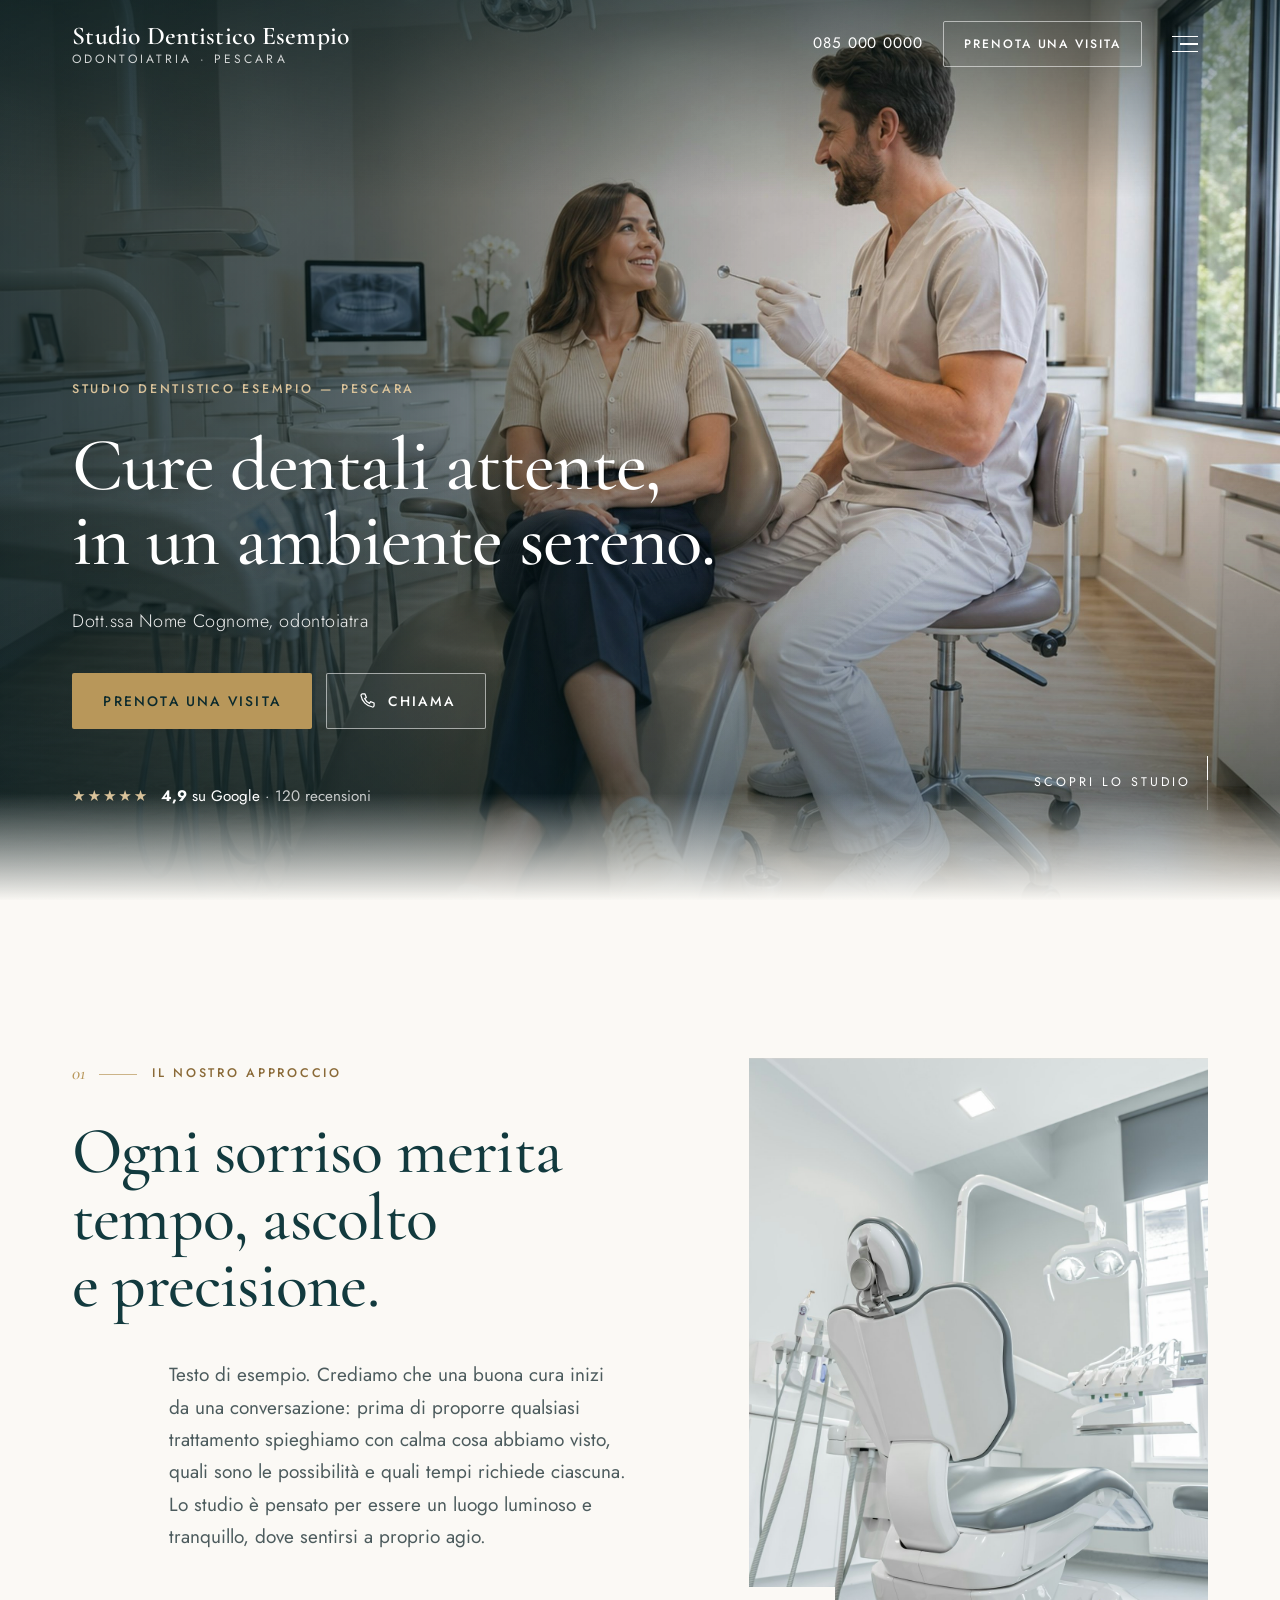
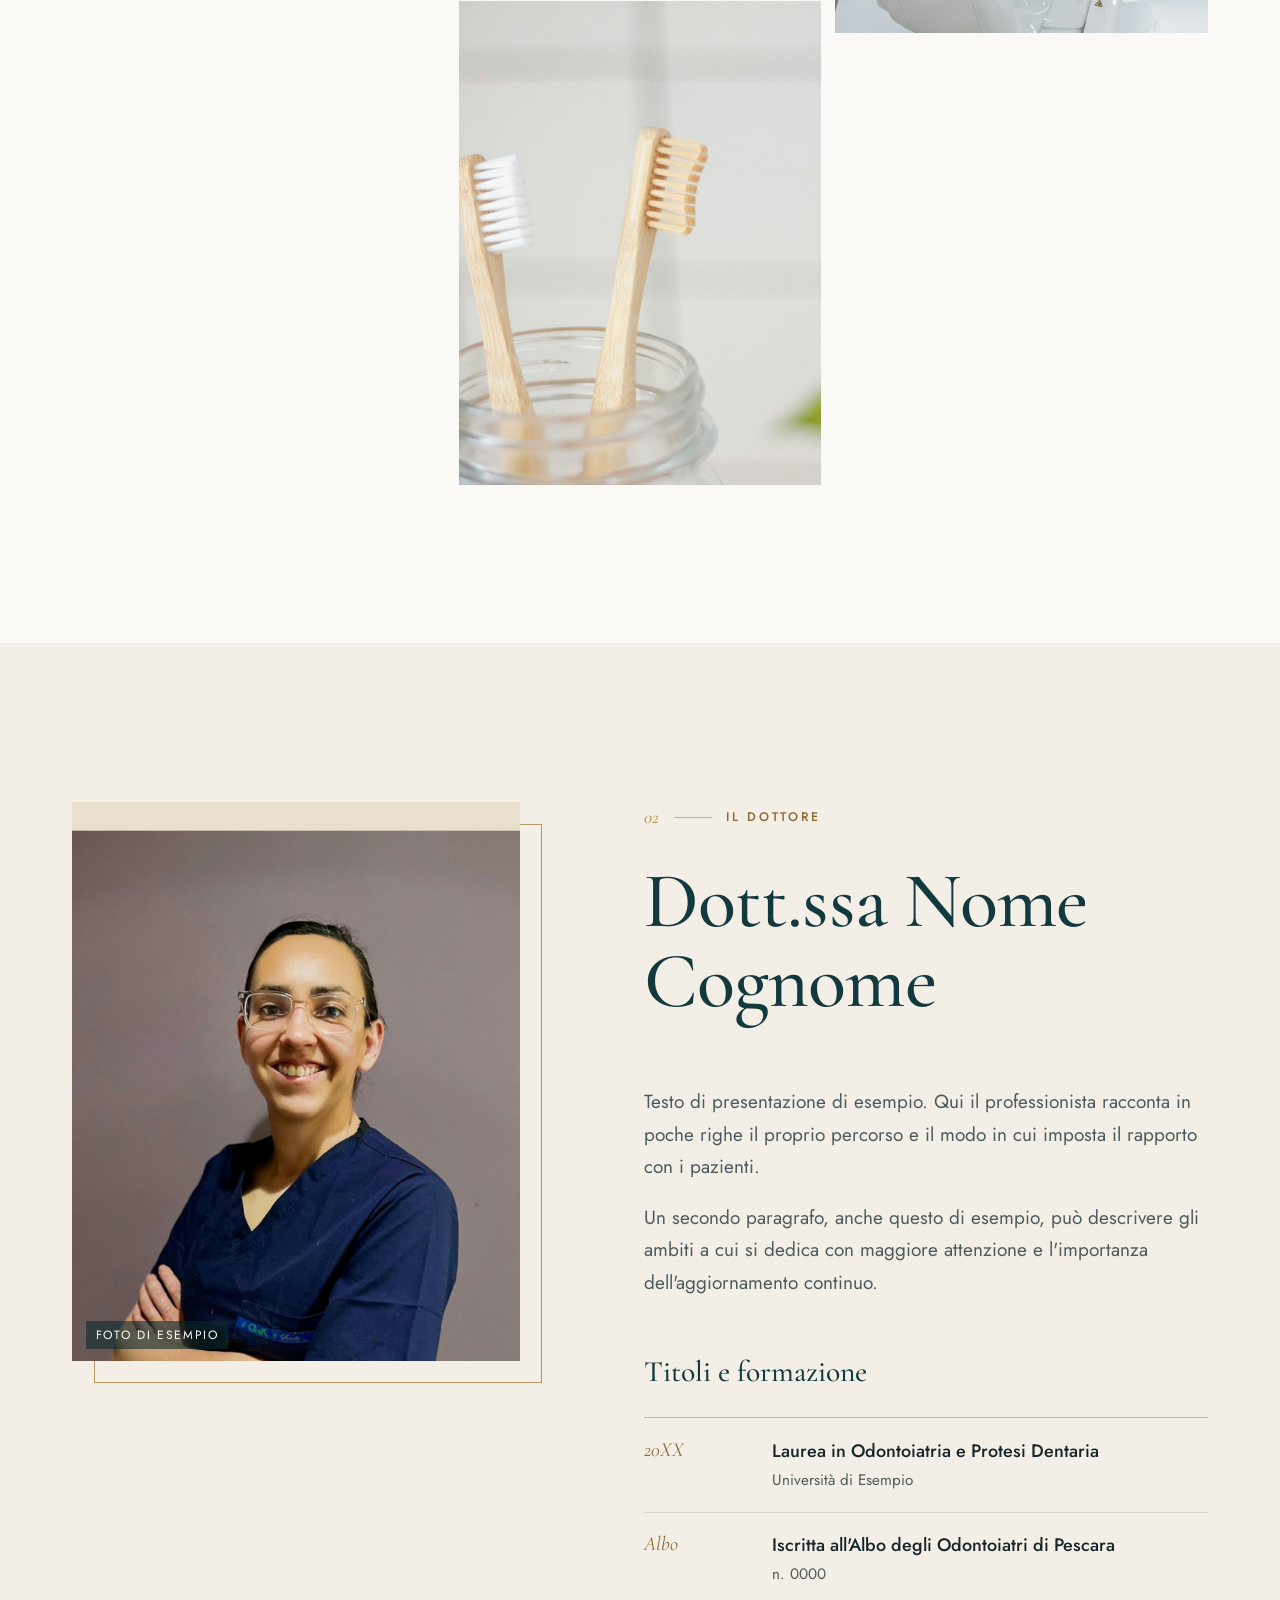
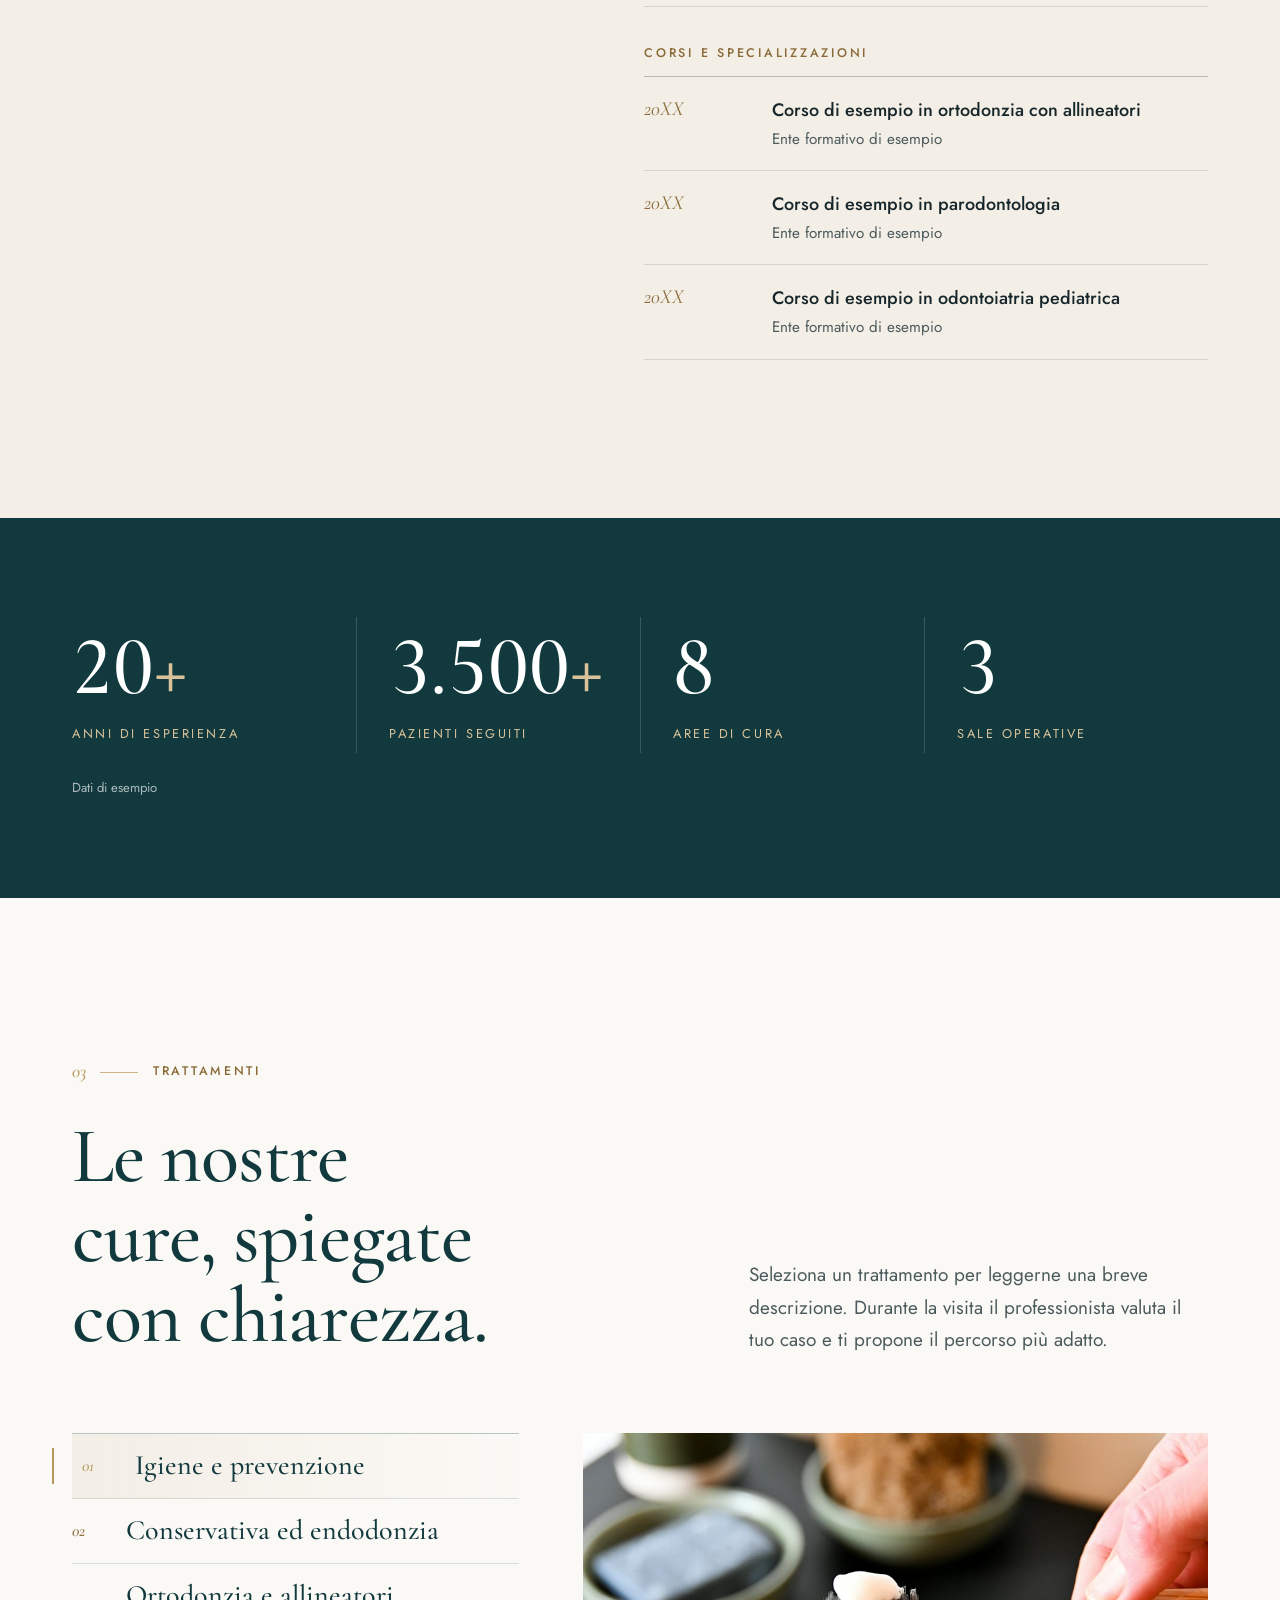
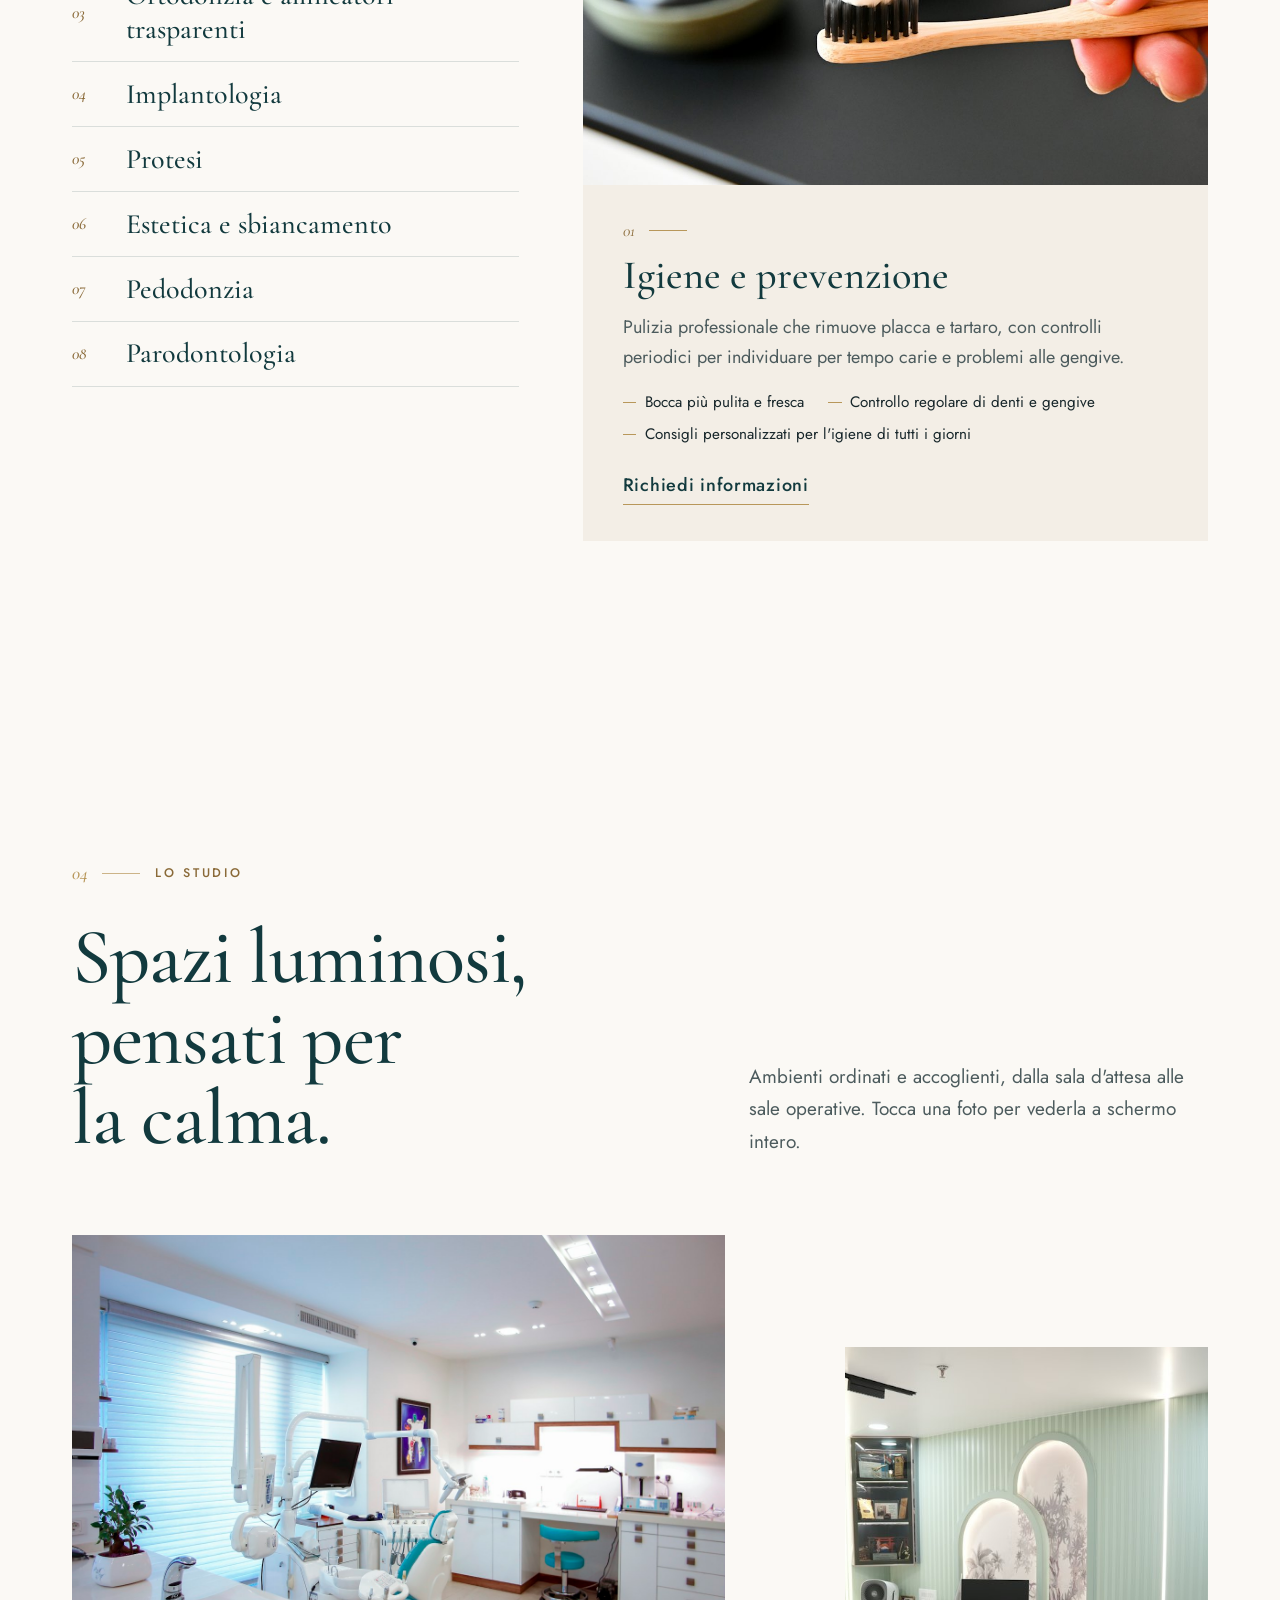
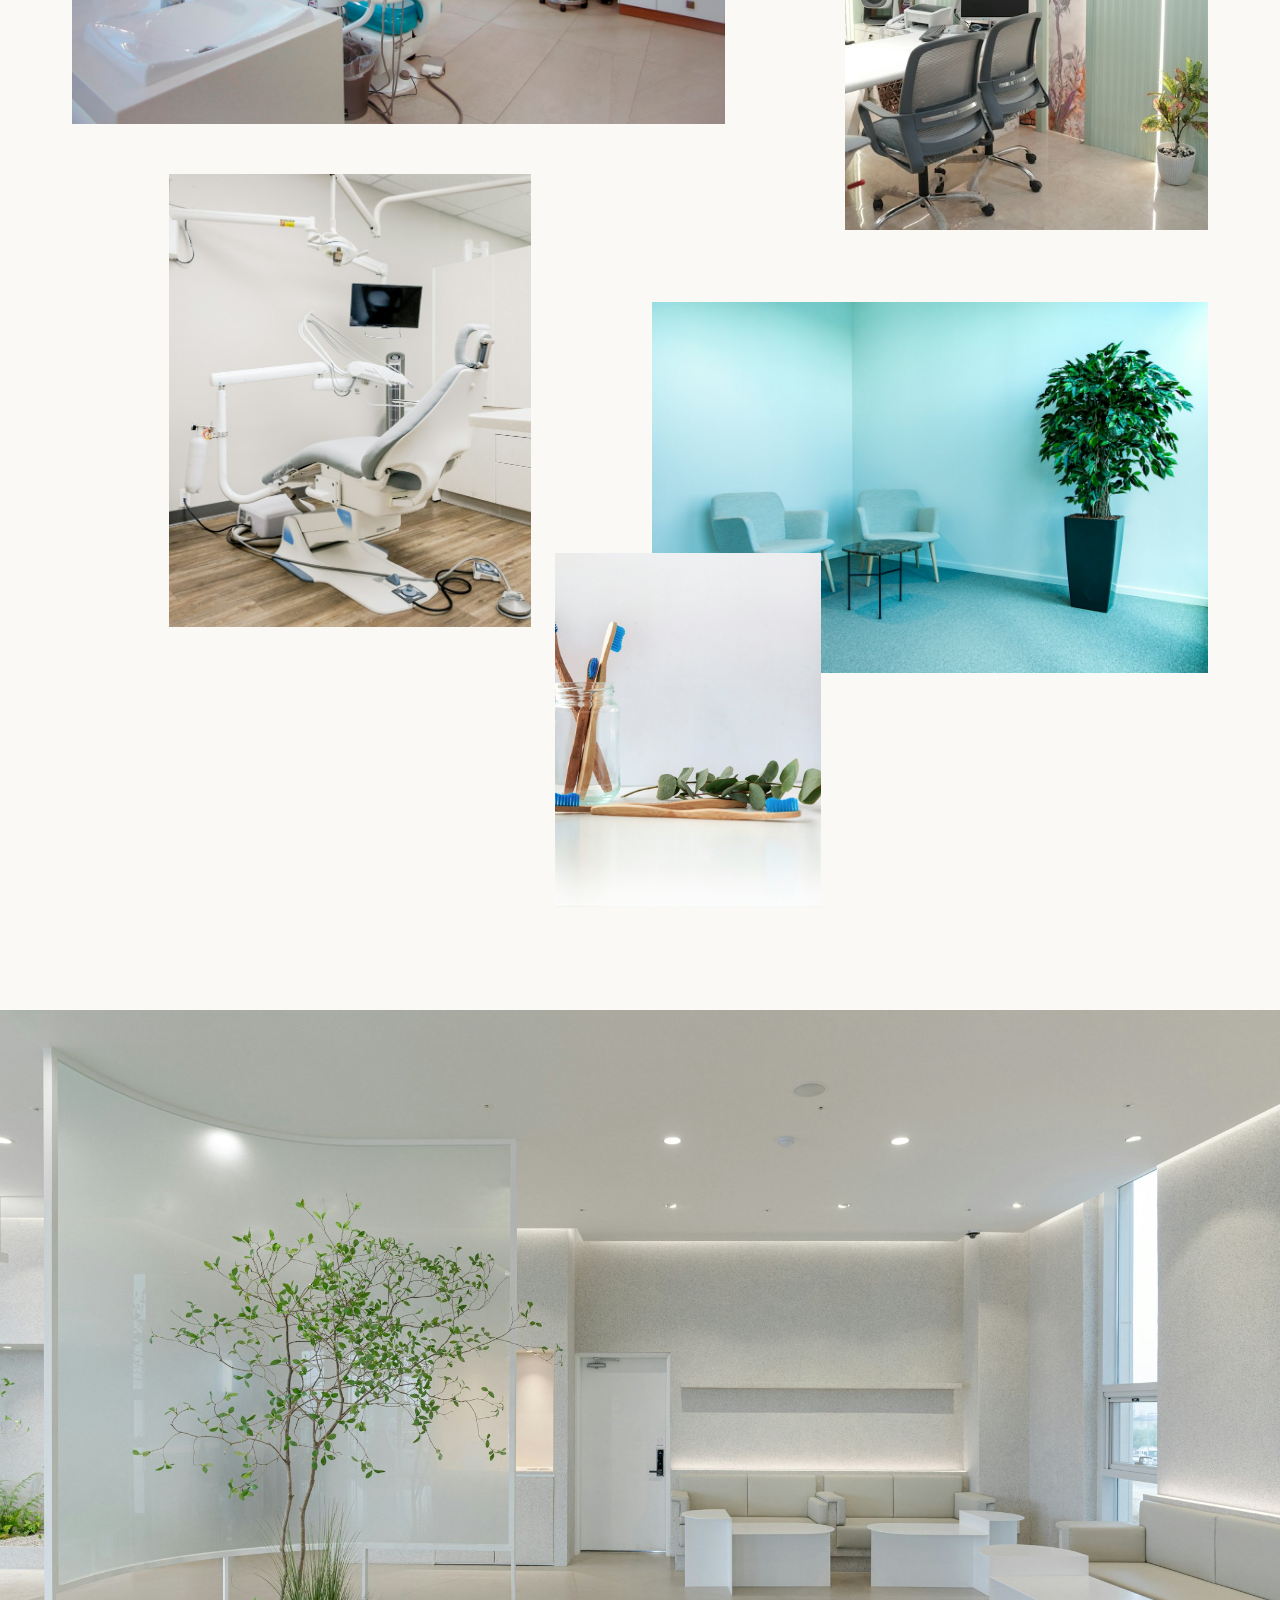
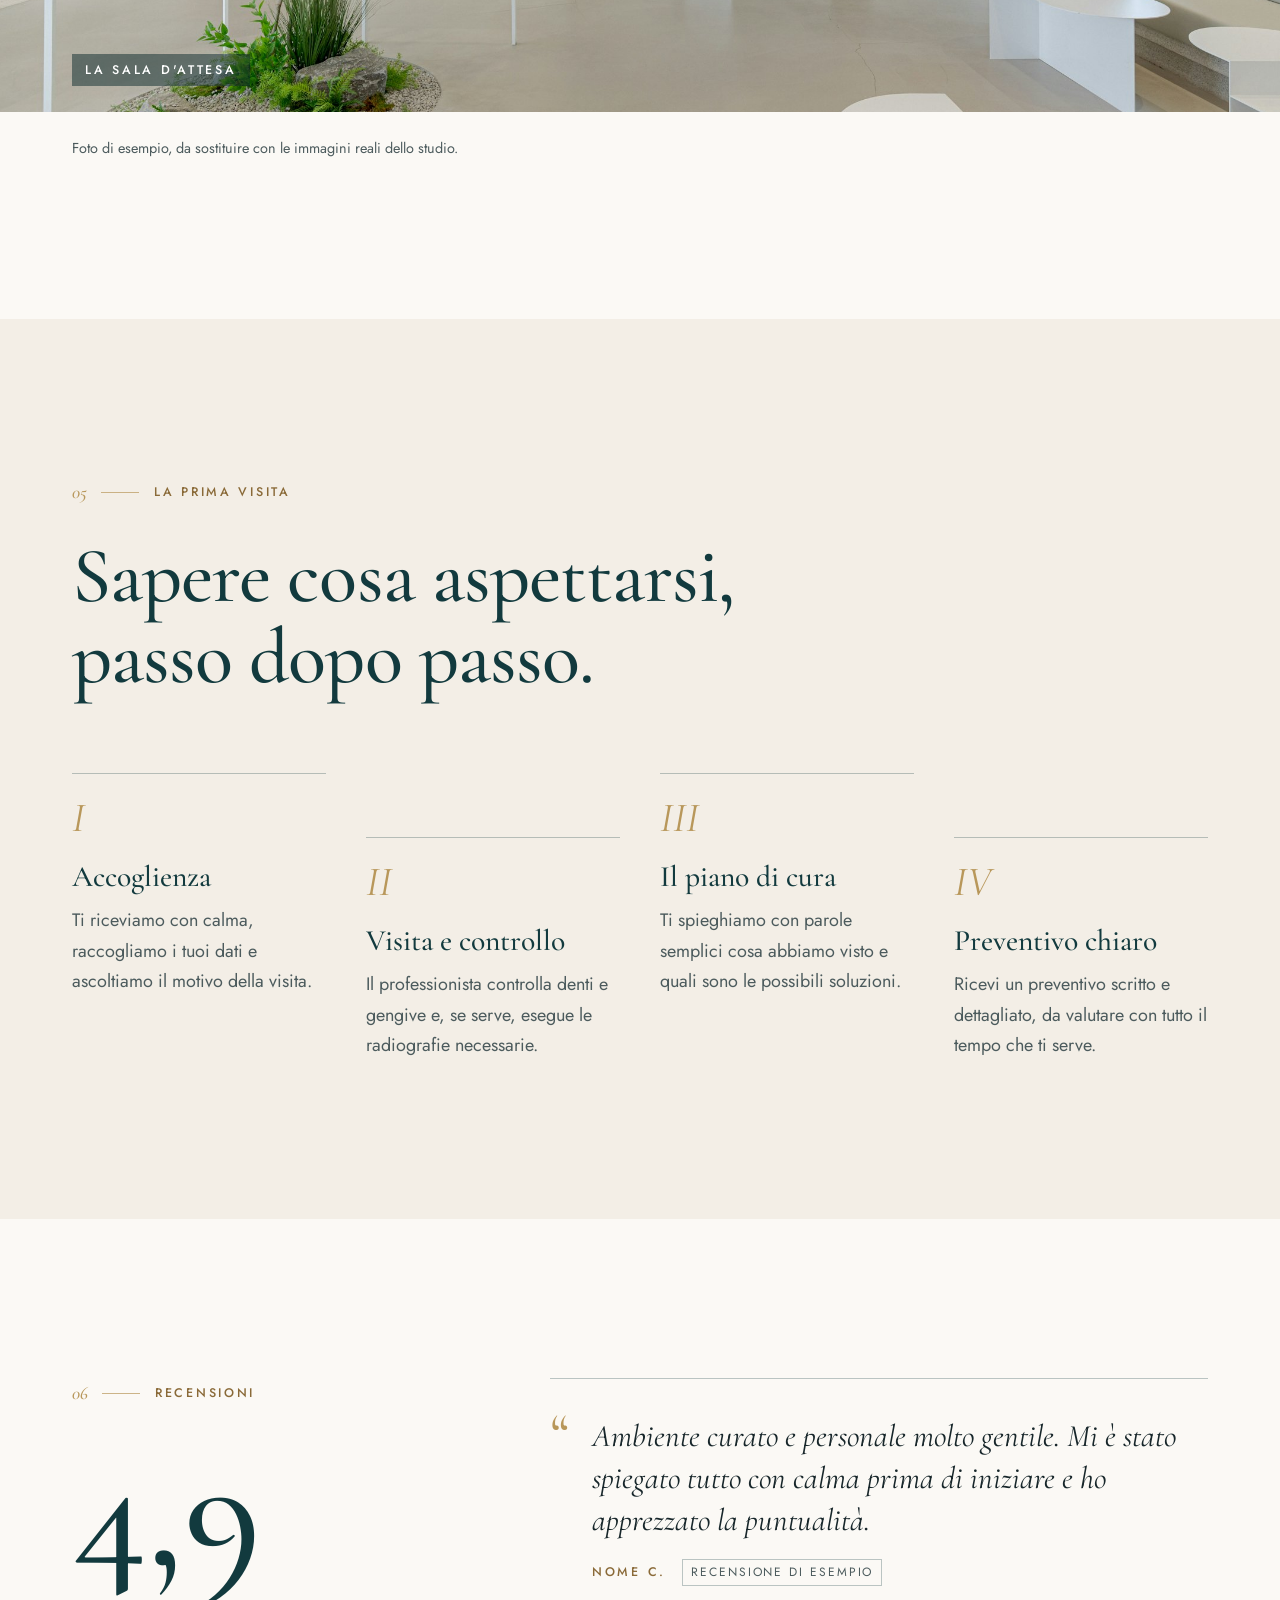
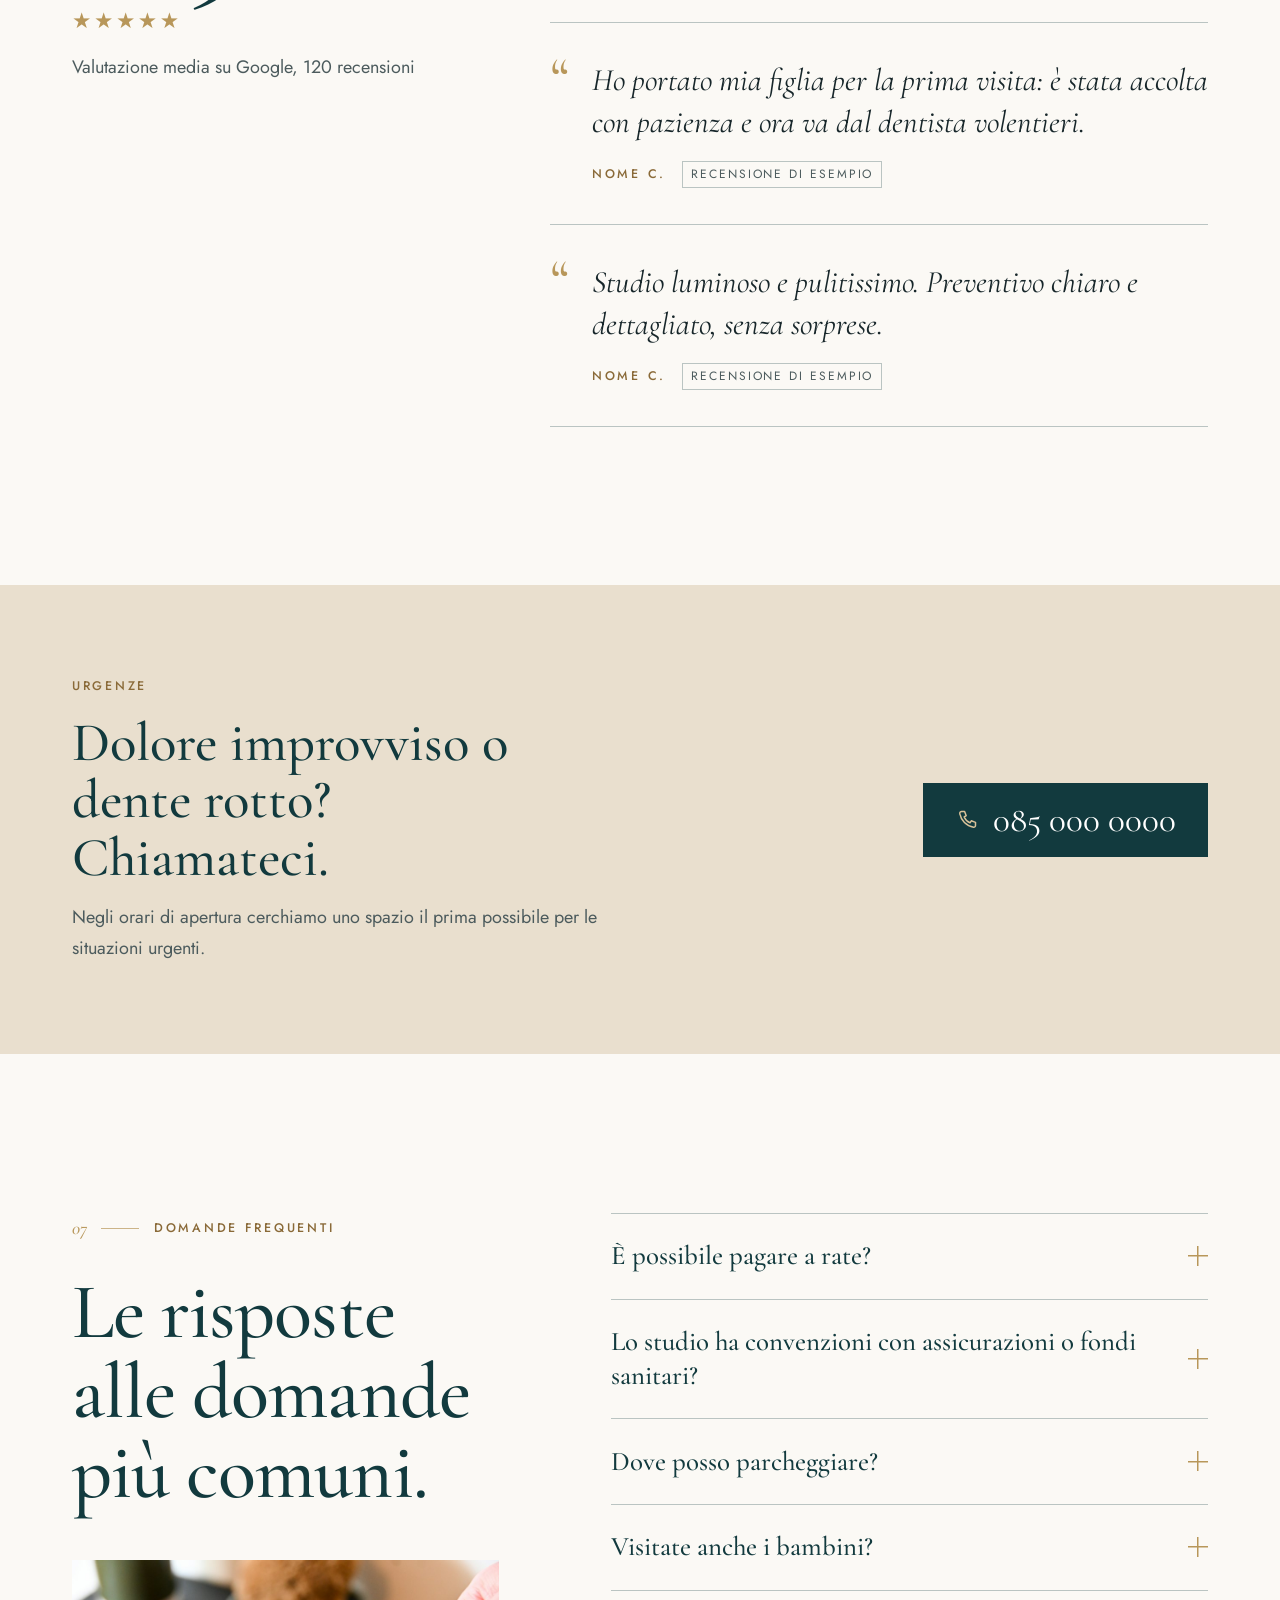
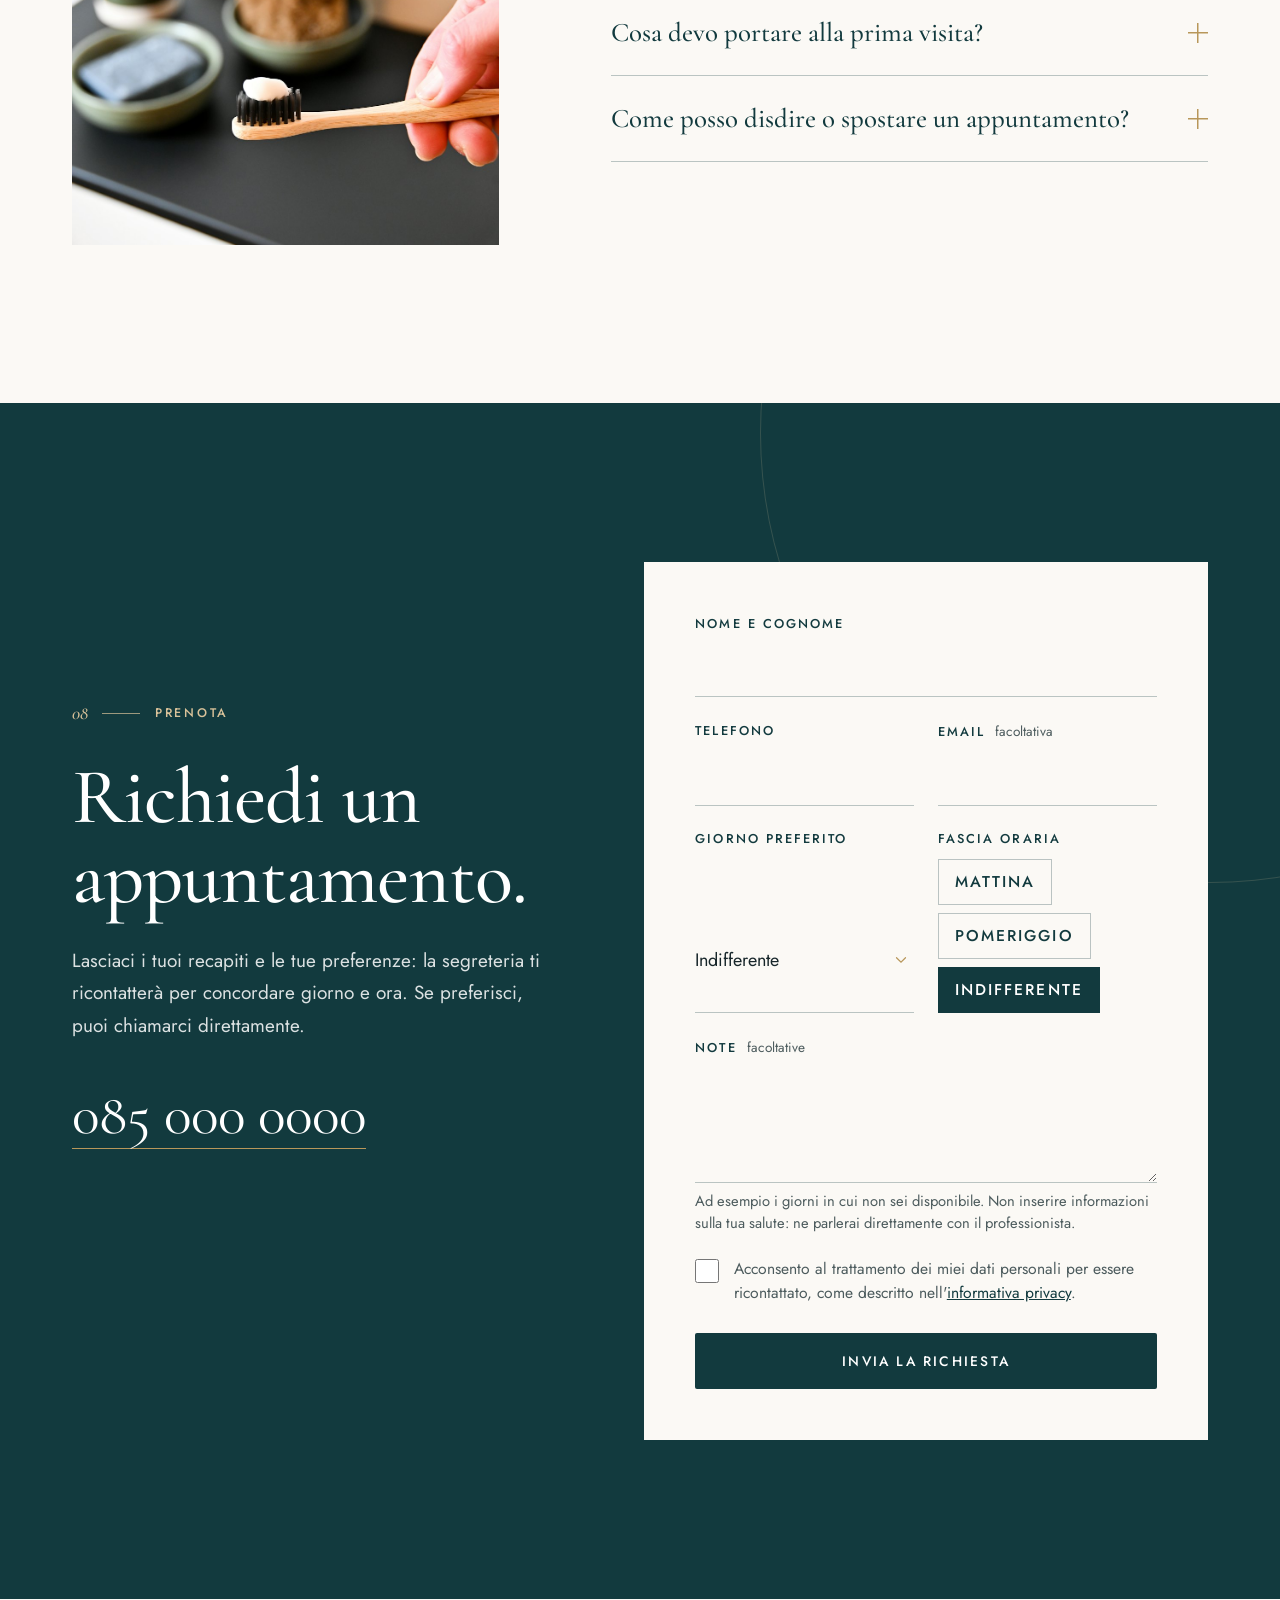
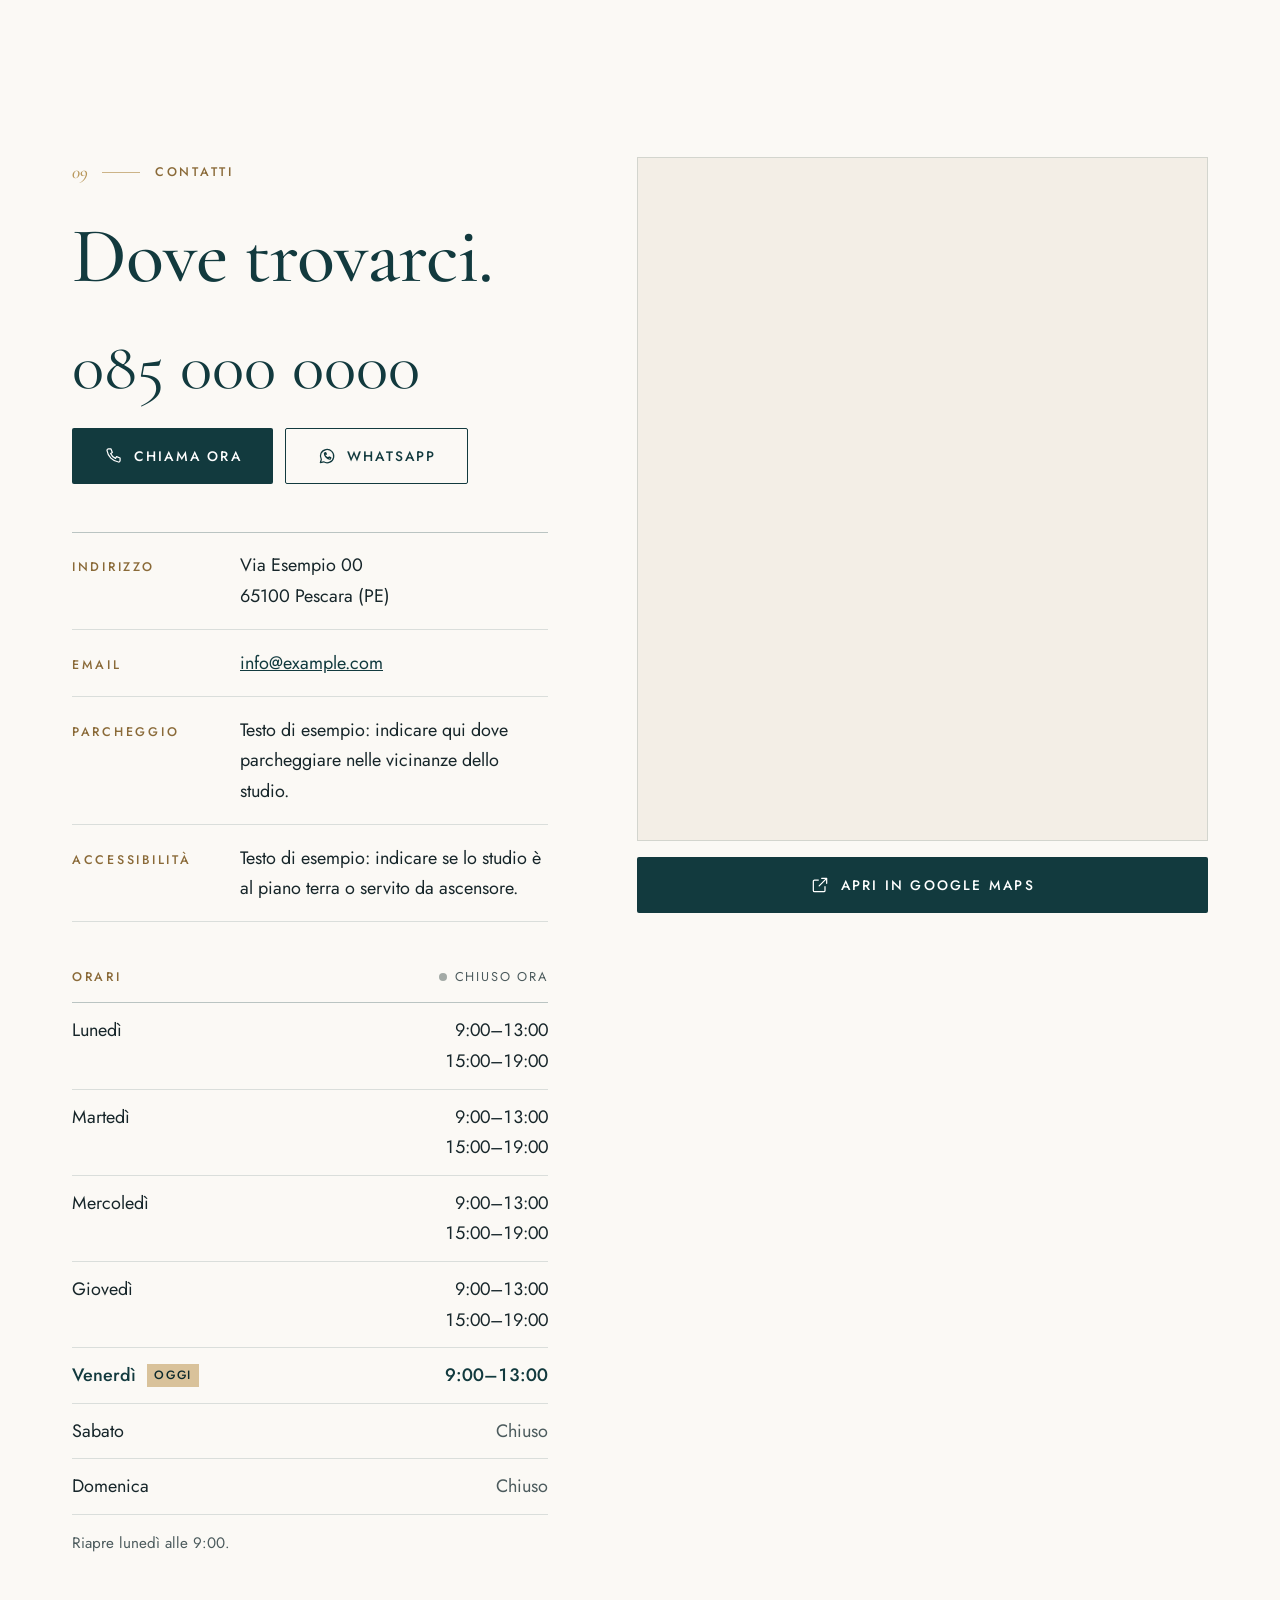
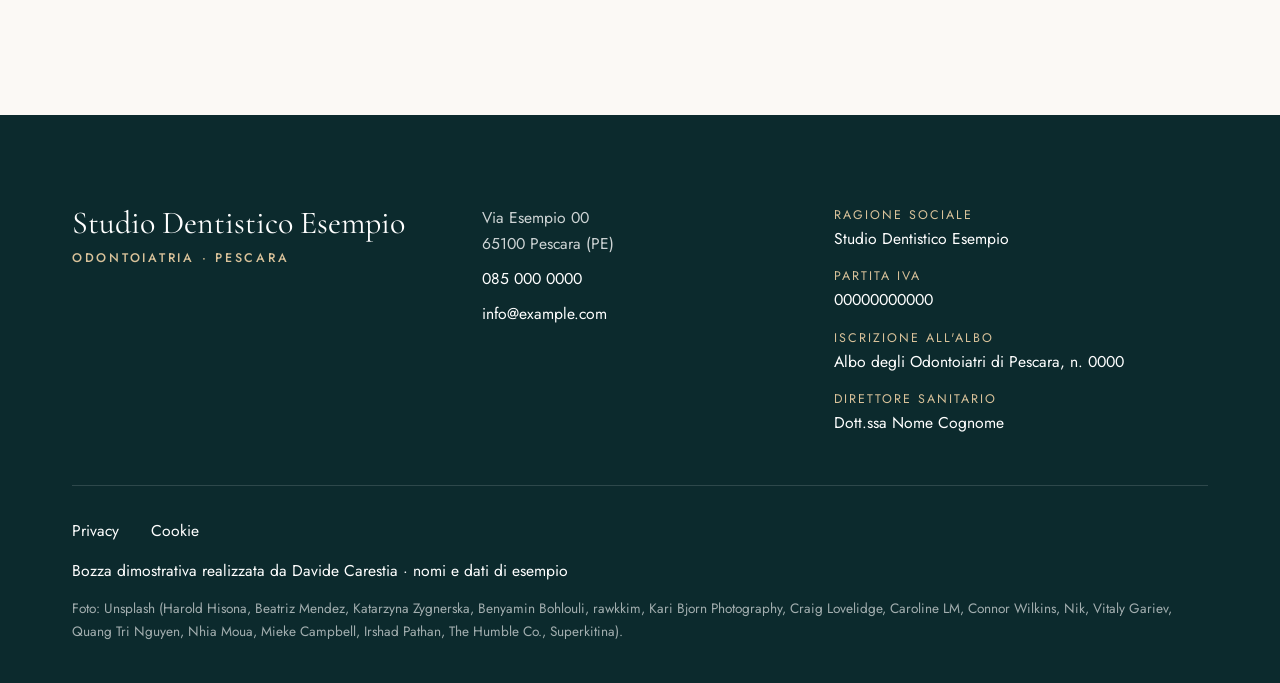
<file: index.html>
<!doctype html>
<html lang="it">
<head>
  <meta charset="utf-8">
  <meta name="viewport" content="width=device-width, initial-scale=1, viewport-fit=cover">
  <!-- Aggiornare questi meta tag insieme a config.js (WhatsApp e i social non leggono JavaScript) -->
  <title>Studio Dentistico Esempio — Pescara</title>
  <meta name="description" content="Studio Dentistico Esempio a Pescara: cure dentali attente, in un ambiente sereno. Trattamenti, il dottore, orari, contatti e richiesta di appuntamento.">
  <meta name="robots" content="noindex, nofollow">
  <meta name="theme-color" content="#123A3E">

  <meta property="og:type" content="website">
  <meta property="og:locale" content="it_IT">
  <meta property="og:title" content="Studio Dentistico Esempio — Pescara">
  <meta property="og:description" content="Cure dentali attente, in un ambiente sereno. Bozza dimostrativa con dati di esempio.">
  <meta property="og:url" content="https://carestiadavide2004-cmd.github.io/bozza-dentista-v2/">
  <meta property="og:image" content="https://carestiadavide2004-cmd.github.io/bozza-dentista-v2/img/anteprima.jpg">
  <meta property="og:image:width" content="1200">
  <meta property="og:image:height" content="630">
  <meta property="og:image:alt" content="Studio Dentistico Esempio, Pescara">
  <meta name="twitter:card" content="summary_large_image">

  <link rel="icon" href="img/favicon.svg" type="image/svg+xml">
  <link rel="apple-touch-icon" href="img/apple-touch-icon.png">
  <link rel="preload" as="image" href="img/hero.jpg" media="(min-width: 768px)">
  <link rel="preload" as="image" href="img/hero-mobile.jpg" media="(max-width: 767px)">

  <link rel="preconnect" href="https://fonts.googleapis.com">
  <link rel="preconnect" href="https://fonts.gstatic.com" crossorigin>
  <link href="https://fonts.googleapis.com/css2?family=Cormorant+Garamond:ital,wght@0,400;0,500;0,600;1,400;1,500&family=Jost:wght@300;400;500;600&display=swap" rel="stylesheet">
  <link rel="stylesheet" href="style.css">

  <script>document.documentElement.classList.add('js');</script>
  <script src="config.js" defer></script>
  <script src="script.js" defer></script>
</head>
<body>
  <a class="skip-link" href="#contenuto">Vai al contenuto</a>

  <!-- ================= HEADER ================= -->
  <header class="header" id="header">
    <div class="header__bar wrap">
      <a class="logo" href="#home" aria-label="Torna all'inizio">
        <span class="logo__name" data-text="studio.name">Studio Dentistico</span>
        <span class="logo__sub">Odontoiatria · <span data-text="studio.city"></span></span>
      </a>
      <div class="header__actions">
        <a class="header__phone" data-tel><span data-text="studio.phone"></span></a>
        <a class="btn btn--line btn--sm header__cta" data-booking href="#prenota">Prenota una visita</a>
        <button class="burger" type="button" aria-expanded="false" aria-controls="menu" aria-label="Apri il menu">
          <span></span><span></span><span></span>
        </button>
      </div>
    </div>
  </header>

  <!-- Menu a schermo intero -->
  <nav class="menu" id="menu" aria-label="Sezioni del sito" hidden>
    <div class="menu__inner wrap">
      <ol class="menu__list">
        <li><a href="#home"><span class="menu__n">01</span>Inizio</a></li>
        <li><a href="#dottore"><span class="menu__n">02</span>Il dottore</a></li>
        <li><a href="#trattamenti"><span class="menu__n">03</span>Trattamenti</a></li>
        <li><a href="#studio"><span class="menu__n">04</span>Lo studio</a></li>
        <li><a href="#prima-visita"><span class="menu__n">05</span>La prima visita</a></li>
        <li><a href="#recensioni"><span class="menu__n">06</span>Recensioni</a></li>
        <li><a href="#faq"><span class="menu__n">07</span>Domande frequenti</a></li>
        <li><a href="#prenota"><span class="menu__n">08</span>Prenota</a></li>
        <li><a href="#contatti"><span class="menu__n">09</span>Dove trovarci</a></li>
      </ol>
      <div class="menu__aside">
        <p class="smallcaps">Telefono</p>
        <a class="menu__phone" data-tel><span data-text="studio.phone"></span></a>
        <p class="smallcaps">Indirizzo</p>
        <p><span data-text="studio.address"></span><br><span data-text="studio.cap"></span> <span data-text="studio.city"></span></p>
        <p class="smallcaps">Email</p>
        <p><a data-mail><span data-text="studio.email"></span></a></p>
      </div>
    </div>
  </nav>

  <main id="contenuto">

    <!-- ================= HERO ================= -->
    <section class="hero" id="home">
      <div class="hero__media" aria-hidden="true">
        <picture>
          <source media="(max-width: 767px)" data-hero-src-mobile srcset="img/hero-mobile.jpg">
          <img data-hero-img src="img/hero.jpg" alt="" width="2400" height="1800" fetchpriority="high">
        </picture>
      </div>
      <div class="hero__veil" aria-hidden="true"></div>

      <div class="hero__content wrap">
        <p class="smallcaps hero__kicker"><span data-text="studio.name"></span> — <span data-text="studio.city"></span></p>
        <h1 class="hero__title" data-hero-lines>Cure dentali attente, in un ambiente sereno.</h1>
        <p class="hero__doctor"><span data-doctor-full></span>, <span data-lower="doctor.role"></span></p>
        <div class="hero__actions">
          <a class="btn btn--gold" data-booking href="#prenota">Prenota una visita</a>
          <a class="btn btn--glass" data-tel>
            <svg class="i" viewBox="0 0 24 24" aria-hidden="true"><path d="M6.6 3.5h3l1.6 4.2-2 1.3a10.6 10.6 0 0 0 5.8 5.8l1.3-2 4.2 1.6v3a1.8 1.8 0 0 1-1.9 1.8A16.4 16.4 0 0 1 4.8 5.4a1.8 1.8 0 0 1 1.8-1.9z"/></svg>
            Chiama
          </a>
        </div>
      </div>

      <div class="hero__foot wrap">
        <a class="hero__rating" data-rating hidden>
          <span class="stars" aria-hidden="true">★★★★★</span>
          <span><strong data-text="google.rating"></strong> su Google <span class="muted">· <span data-text="google.reviews"></span> recensioni</span></span>
        </a>
        <a class="hero__scroll" href="#approccio"><span>Scopri lo studio</span><i aria-hidden="true"></i></a>
      </div>
      <div class="hero__fade" aria-hidden="true"></div>
    </section>

    <!-- ================= APPROCCIO ================= -->
    <section class="approach section" id="approccio" aria-labelledby="approach-title">
      <div class="wrap approach__grid">
        <p class="smallcaps label rv"><span class="label__n">01</span> Il nostro approccio</p>
        <h2 class="display approach__title rv" id="approach-title" data-text="approach.title"></h2>
        <p class="approach__text rv" data-text="approach.text"></p>
        <figure class="approach__img reveal-img" data-reveal="right">
          <img src="img/hero-studio.jpg" alt="Poltrona odontoiatrica bianca in un ambulatorio luminoso" width="1200" height="1800" loading="lazy" data-parallax="0.08">
        </figure>
        <figure class="approach__img approach__img--small reveal-img" data-reveal="up">
          <img src="img/spazzolini-bambu.jpg" alt="Due spazzolini in bambù in un barattolo di vetro accanto a una pianta" width="1400" height="933" loading="lazy" style="object-position: 30% 50%">
        </figure>
      </div>
    </section>

    <!-- ================= IL DOTTORE ================= -->
    <section class="doctor section" id="dottore" aria-labelledby="doctor-title">
      <div class="wrap doctor__grid">
        <div class="doctor__media">
          <figure class="doctor__photo reveal-img" data-reveal="up" data-doctor-photo>
            <img src="img/dottoressa.jpg" alt="" width="1200" height="1697" loading="lazy" data-parallax="0.06">
          </figure>
          <span class="doctor__frame" aria-hidden="true"></span>
          <p class="doctor__photo-note" data-photo-note hidden>Foto di esempio</p>
        </div>
        <div class="doctor__body">
          <p class="smallcaps label rv"><span class="label__n">02</span> Il dottore</p>
          <h2 class="display doctor__name rv" id="doctor-title" data-doctor-full></h2>
          <p class="smallcaps doctor__role rv" data-text="doctor.role"></p>
          <div class="doctor__intro rv" data-doctor-intro></div>

          <div class="cv rv">
            <h3 class="cv__title">Titoli e formazione</h3>
            <ul class="cv__list">
              <li class="cv__row">
                <span class="cv__year" data-text="doctor.degree.year"></span>
                <span class="cv__what">
                  <span class="cv__name" data-text="doctor.degree.title"></span>
                  <span class="cv__org" data-text="doctor.degree.university"></span>
                </span>
              </li>
              <li class="cv__row">
                <span class="cv__year">Albo</span>
                <span class="cv__what">
                  <span class="cv__name"><span data-registered></span> all'Albo degli Odontoiatri di <span data-text="doctor.albo.province"></span></span>
                  <span class="cv__org">n. <span data-text="doctor.albo.number"></span></span>
                </span>
              </li>
            </ul>
            <h4 class="smallcaps cv__sub" data-courses-title>Corsi e specializzazioni</h4>
            <ul class="cv__list" data-courses></ul>
          </div>
        </div>
      </div>
    </section>

    <!-- ================= NUMERI ================= -->
    <section class="stats" id="numeri" aria-label="Lo studio in numeri">
      <div class="wrap">
        <ul class="stats__list" data-stats></ul>
        <p class="stats__note">Dati di esempio</p>
      </div>
    </section>

    <!-- ================= TRATTAMENTI ================= -->
    <section class="treatments section" id="trattamenti" aria-labelledby="tr-title">
      <div class="wrap">
        <header class="section-head section-head--split">
          <div>
            <p class="smallcaps label rv"><span class="label__n">03</span> Trattamenti</p>
            <h2 class="display rv" id="tr-title">Le nostre cure, spiegate con chiarezza.</h2>
          </div>
          <p class="section-head__text rv">Seleziona un trattamento per leggerne una breve descrizione. Durante la visita il professionista valuta il tuo caso e ti propone il percorso più adatto.</p>
        </header>

        <!-- Elenco + pannello (computer) / fisarmonica (telefono): generati da script.js -->
        <div class="trx rv" data-treatments>
          <ol class="trx__list" data-trx-list></ol>
          <div class="trx__panel" data-trx-panel>
            <figure class="trx__media">
              <img class="trx__img is-on" alt="">
              <img class="trx__img" alt="">
            </figure>
            <div class="trx__body">
              <p class="trx__n" data-trx-n></p>
              <h3 class="trx__title" data-trx-title></h3>
              <p class="trx__text" data-trx-text></p>
              <ul class="trx__benefits" data-trx-benefits></ul>
              <a class="link-line" href="#prenota">Richiedi informazioni</a>
            </div>
          </div>
        </div>
      </div>
    </section>

    <!-- ================= LO STUDIO ================= -->
    <section class="studio section" id="studio" aria-labelledby="studio-title">
      <div class="wrap">
        <header class="section-head section-head--split">
          <div>
            <p class="smallcaps label rv"><span class="label__n">04</span> Lo studio</p>
            <h2 class="display rv" id="studio-title">Spazi luminosi, pensati per la calma.</h2>
          </div>
          <p class="section-head__text rv">Ambienti ordinati e accoglienti, dalla sala d'attesa alle sale operative. Tocca una foto per vederla a schermo intero.</p>
        </header>
        <ul class="gallery" data-carousel aria-roledescription="carosello" aria-label="Foto dello studio">
          <li class="g g1 reveal-img" data-reveal="up"><button type="button" data-lightbox><img src="img/studio-moderno.jpg" alt="Ambulatorio con poltrona odontoiatrica e arredi bianchi" width="1600" height="1070" loading="lazy"></button></li>
          <li class="g g2 reveal-img" data-reveal="right"><button type="button" data-lightbox><img src="img/studio-ambulatorio-archi.jpg" alt="Ambulatorio luminoso con arredi chiari e archi decorativi" width="1000" height="667" loading="lazy"></button></li>
          <li class="g g3 reveal-img" data-reveal="up"><button type="button" data-lightbox><img src="img/poltrona.jpg" alt="Poltrona odontoiatrica in un ambulatorio con pavimento in legno" width="1400" height="933" loading="lazy"></button></li>
          <li class="g g4 reveal-img" data-reveal="left"><button type="button" data-lightbox><img src="img/angolo-attesa.jpg" alt="Angolo d'attesa con due poltroncine e una pianta" width="1200" height="800" loading="lazy"></button></li>
          <li class="g g5 reveal-img" data-reveal="up"><button type="button" data-lightbox><img src="img/dettaglio-spazzolini.jpg" alt="Spazzolini in bambù in un barattolo di vetro accanto a rami di eucalipto" width="1000" height="1000" loading="lazy"></button></li>
          <!-- Solo su telefono: la foto della sala d'attesa diventa l'ultima slide del carosello -->
          <li class="g g6 reveal-img" data-reveal="up"><button type="button" data-lightbox><img src="img/sala-attesa.jpg" alt="Sala d'attesa luminosa con sedute bianche e una pianta al centro" width="2200" height="1467" loading="lazy"></button></li>
        </ul>
        <div class="gallery-dots" data-carousel-dots aria-label="Scegli la foto"></div>
      </div>
      <!-- Foto a tutta larghezza con parallax -->
      <figure class="wide reveal-img" data-reveal="up">
        <button type="button" data-lightbox class="wide__btn"><img src="img/sala-attesa.jpg" alt="Sala d'attesa luminosa con sedute bianche e una pianta al centro" width="2200" height="1467" loading="lazy" data-parallax="0.12"></button>
        <figcaption class="wide__caption wrap"><span class="smallcaps">La sala d'attesa</span></figcaption>
      </figure>
      <p class="wrap note">Foto di esempio, da sostituire con le immagini reali dello studio.</p>
    </section>

    <!-- ================= LA PRIMA VISITA ================= -->
    <section class="first section" id="prima-visita" aria-labelledby="first-title">
      <div class="wrap">
        <header class="section-head">
          <p class="smallcaps label rv"><span class="label__n">05</span> La prima visita</p>
          <h2 class="display rv" id="first-title">Sapere cosa aspettarsi, passo dopo passo.</h2>
        </header>
        <ol class="steps">
          <li class="step rv"><span class="step__n">I</span><h3 class="step__title">Accoglienza</h3><p>Ti riceviamo con calma, raccogliamo i tuoi dati e ascoltiamo il motivo della visita.</p></li>
          <li class="step rv"><span class="step__n">II</span><h3 class="step__title">Visita e controllo</h3><p>Il professionista controlla denti e gengive e, se serve, esegue le radiografie necessarie.</p></li>
          <li class="step rv"><span class="step__n">III</span><h3 class="step__title">Il piano di cura</h3><p>Ti spieghiamo con parole semplici cosa abbiamo visto e quali sono le possibili soluzioni.</p></li>
          <li class="step rv"><span class="step__n">IV</span><h3 class="step__title">Preventivo chiaro</h3><p>Ricevi un preventivo scritto e dettagliato, da valutare con tutto il tempo che ti serve.</p></li>
        </ol>
      </div>
    </section>

    <!-- ================= RECENSIONI ================= -->
    <section class="reviews section" id="recensioni" aria-labelledby="rev-title" data-reviews-section>
      <div class="wrap reviews__grid">
        <div class="reviews__score">
          <p class="smallcaps label rv"><span class="label__n">06</span> Recensioni</p>
          <h2 class="sr-only" id="rev-title">Recensioni</h2>
          <p class="reviews__big rv" data-rating-big><span data-text="google.rating"></span></p>
          <p class="stars stars--lg rv" aria-hidden="true">★★★★★</p>
          <p class="reviews__meta rv">Valutazione media su Google<span data-reviews-count>, <span data-text="google.reviews"></span> recensioni</span></p>
          <a class="link-line rv" data-reviews-link hidden>Leggi le recensioni su Google</a>
        </div>
        <ul class="reviews__list" data-reviews></ul>
      </div>
    </section>

    <!-- ================= URGENZE ================= -->
    <section class="urgent" id="urgenze" aria-labelledby="urgent-title">
      <div class="wrap urgent__inner rv">
        <div>
          <p class="smallcaps urgent__kicker">Urgenze</p>
          <h2 class="urgent__title" id="urgent-title">Dolore improvviso o dente rotto? Chiamateci.</h2>
          <p class="urgent__text">Negli orari di apertura cerchiamo uno spazio il prima possibile per le situazioni urgenti.</p>
        </div>
        <a class="urgent__phone" data-tel>
          <svg class="i" viewBox="0 0 24 24" aria-hidden="true"><path d="M6.6 3.5h3l1.6 4.2-2 1.3a10.6 10.6 0 0 0 5.8 5.8l1.3-2 4.2 1.6v3a1.8 1.8 0 0 1-1.9 1.8A16.4 16.4 0 0 1 4.8 5.4a1.8 1.8 0 0 1 1.8-1.9z"/></svg>
          <span data-text="studio.phone"></span>
        </a>
      </div>
    </section>

    <!-- ================= FAQ ================= -->
    <section class="faq section" id="faq" aria-labelledby="faq-title">
      <div class="wrap faq__grid">
        <div class="faq__head">
          <p class="smallcaps label rv"><span class="label__n">07</span> Domande frequenti</p>
          <h2 class="display rv" id="faq-title">Le risposte alle domande più comuni.</h2>
          <figure class="faq__img reveal-img" data-reveal="up">
            <img src="img/tr-igiene.jpg" alt="Spazzolino in bambù con dentifricio" width="1000" height="667" loading="lazy">
          </figure>
        </div>
        <div class="faq__list" data-faq></div>
      </div>
    </section>

    <!-- ================= PRENOTA ================= -->
    <section class="book section" id="prenota" aria-labelledby="book-title">
      <div class="wrap book__grid">
        <div class="book__intro">
          <p class="smallcaps label label--light rv"><span class="label__n">08</span> Prenota</p>
          <h2 class="display display--light rv" id="book-title">Richiedi un appuntamento.</h2>
          <p class="book__text rv">Lasciaci i tuoi recapiti e le tue preferenze: la segreteria ti ricontatterà per concordare giorno e ora. Se preferisci, puoi chiamarci direttamente.</p>
          <a class="book__phone rv" data-tel><span data-text="studio.phone"></span></a>
        </div>

        <div class="book__card rv">
          <form class="form" id="booking-form" novalidate>
            <div class="field">
              <label for="f-name">Nome e cognome</label>
              <input id="f-name" name="nome" type="text" autocomplete="name" required>
              <p class="field__err" id="f-name-err" hidden>Scrivi il tuo nome e cognome.</p>
            </div>
            <div class="field-row">
              <div class="field">
                <label for="f-phone">Telefono</label>
                <input id="f-phone" name="telefono" type="tel" autocomplete="tel" inputmode="tel" required>
                <p class="field__err" id="f-phone-err" hidden>Scrivi un numero di telefono valido.</p>
              </div>
              <div class="field">
                <label for="f-email">Email <span class="optional">facoltativa</span></label>
                <input id="f-email" name="email" type="email" autocomplete="email">
                <p class="field__err" id="f-email-err" hidden>Controlla l'indirizzo email.</p>
              </div>
            </div>
            <div class="field-row">
              <div class="field">
                <label for="f-day">Giorno preferito</label>
                <select id="f-day" name="giorno" data-day-options>
                  <option value="Indifferente">Indifferente</option>
                </select>
              </div>
              <fieldset class="field field--choice">
                <legend>Fascia oraria</legend>
                <div class="choices">
                  <label class="choice"><input type="radio" name="fascia" value="Mattina"><span>Mattina</span></label>
                  <label class="choice"><input type="radio" name="fascia" value="Pomeriggio"><span>Pomeriggio</span></label>
                  <label class="choice"><input type="radio" name="fascia" value="Indifferente" checked><span>Indifferente</span></label>
                </div>
              </fieldset>
            </div>
            <div class="field">
              <label for="f-notes">Note <span class="optional">facoltative</span></label>
              <textarea id="f-notes" name="note" rows="3" maxlength="300" aria-describedby="f-notes-hint"></textarea>
              <p class="field__hint" id="f-notes-hint">Ad esempio i giorni in cui non sei disponibile. Non inserire informazioni sulla tua salute: ne parlerai direttamente con il professionista.</p>
            </div>
            <div class="field field--check">
              <input id="f-consent" name="consenso" type="checkbox" required>
              <label for="f-consent">Acconsento al trattamento dei miei dati personali per essere ricontattato, come descritto nell'<a data-privacy href="privacy.html">informativa privacy</a>.</label>
              <p class="field__err" id="f-consent-err" hidden>Per inviare la richiesta serve il tuo consenso.</p>
            </div>
            <button class="btn btn--dark btn--block" type="submit">Invia la richiesta</button>
          </form>

          <div class="summary" id="booking-summary" hidden tabindex="-1">
            <p class="smallcaps label">Riepilogo</p>
            <h3 class="summary__title">La tua richiesta</h3>
            <dl class="summary__list" data-summary></dl>
            <p class="summary__note">Bozza dimostrativa: nel sito definitivo la richiesta arriverà allo studio via email.</p>
            <button class="btn btn--line-dark" type="button" data-summary-back>Modifica la richiesta</button>
          </div>
        </div>
      </div>
    </section>

    <!-- ================= CONTATTI E DOVE TROVARCI ================= -->
    <section class="contacts section" id="contatti" aria-labelledby="ct-title">
      <div class="wrap contacts__grid">
        <div class="contacts__info">
          <p class="smallcaps label rv"><span class="label__n">09</span> Contatti</p>
          <h2 class="display rv" id="ct-title">Dove trovarci.</h2>

          <a class="contacts__phone rv" data-tel><span data-text="studio.phone"></span></a>
          <div class="contacts__btns rv">
            <a class="btn btn--dark btn--call" data-tel>
              <span class="btn--call__ring" aria-hidden="true"></span>
              <svg class="i" viewBox="0 0 24 24" aria-hidden="true"><path d="M6.6 3.5h3l1.6 4.2-2 1.3a10.6 10.6 0 0 0 5.8 5.8l1.3-2 4.2 1.6v3a1.8 1.8 0 0 1-1.9 1.8A16.4 16.4 0 0 1 4.8 5.4a1.8 1.8 0 0 1 1.8-1.9z"/></svg>
              Chiama ora
            </a>
            <a class="btn btn--line-dark" data-whatsapp hidden>
              <svg class="i" viewBox="0 0 24 24" aria-hidden="true"><path d="M4 20l1.2-3.8A8 8 0 1 1 8 19z"/><path d="M9 9.5c.3 2.4 2.2 4.4 4.7 4.9l1-1.2 1.8.8-.4 1.6c-3.6.4-7.6-3.5-7.2-7.1L10.5 8l.8 1.8z"/></svg>
              WhatsApp
            </a>
          </div>

          <dl class="contacts__lines rv">
            <div>
              <dt class="smallcaps">Indirizzo</dt>
              <dd><span data-text="studio.address"></span><br><span data-text="studio.cap"></span> <span data-text="studio.city"></span> (<span data-text="studio.province"></span>)</dd>
            </div>
            <div data-if="studio.email">
              <dt class="smallcaps">Email</dt>
              <dd><a data-mail><span data-text="studio.email"></span></a></dd>
            </div>
            <div data-if="parking">
              <dt class="smallcaps">Parcheggio</dt>
              <dd data-text="parking"></dd>
            </div>
            <div data-if="accessibility">
              <dt class="smallcaps">Accessibilità</dt>
              <dd data-text="accessibility"></dd>
            </div>
          </dl>

          <div class="hours rv">
            <div class="hours__head">
              <h3 class="smallcaps hours__title">Orari</h3>
              <span class="status" data-open-chip></span>
            </div>
            <table class="hours__table">
              <caption class="sr-only">Orari di apertura settimanali</caption>
              <tbody data-hours></tbody>
            </table>
            <p class="hours__next" data-open-status></p>
          </div>
        </div>

        <div class="contacts__map rv">
          <div class="map" data-map></div>
          <a class="btn btn--dark btn--block" data-maps target="_blank" rel="noopener">
            <svg class="i" viewBox="0 0 24 24" aria-hidden="true"><path d="M14 4h6v6M20 4l-9 9M18 14v4.5a1.5 1.5 0 0 1-1.5 1.5h-11A1.5 1.5 0 0 1 4 18.5v-11A1.5 1.5 0 0 1 5.5 6H10"/></svg>
            Apri in Google Maps
          </a>
        </div>
      </div>
    </section>
  </main>

  <!-- ================= FOOTER ================= -->
  <footer class="footer">
    <div class="wrap">
      <div class="footer__top">
        <div>
          <p class="footer__name" data-text="studio.name"></p>
          <p class="smallcaps footer__sub">Odontoiatria · <span data-text="studio.city"></span></p>
        </div>
        <div class="footer__col">
          <p><span data-text="studio.address"></span><br><span data-text="studio.cap"></span> <span data-text="studio.city"></span> (<span data-text="studio.province"></span>)</p>
          <p><a data-tel><span data-text="studio.phone"></span></a></p>
          <p data-if="studio.email"><a data-mail><span data-text="studio.email"></span></a></p>
        </div>
        <dl class="footer__legal">
          <div data-if="legal.company"><dt>Ragione sociale</dt><dd data-text="legal.company"></dd></div>
          <div data-if="legal.vat"><dt>Partita IVA</dt><dd data-text="legal.vat"></dd></div>
          <div data-if="doctor.albo.number"><dt>Iscrizione all'Albo</dt><dd>Albo degli Odontoiatri di <span data-text="doctor.albo.province"></span>, n. <span data-text="doctor.albo.number"></span></dd></div>
          <div data-if="legal.medicalDirector"><dt>Direttore sanitario</dt><dd data-text="legal.medicalDirector"></dd></div>
        </dl>
      </div>
      <div class="footer__bottom">
        <ul class="footer__links">
          <li><a data-privacy href="privacy.html">Privacy</a></li>
          <li><a data-cookie href="cookie.html">Cookie</a></li>
        </ul>
        <p class="footer__credit" data-text="credit"></p>
        <p class="footer__photos">Foto: Unsplash (Harold Hisona, Beatriz Mendez, Katarzyna Zygnerska, Benyamin Bohlouli, rawkkim, Kari Bjorn Photography, Craig Lovelidge, Caroline LM, Connor Wilkins, Nik, Vitaly Gariev, Quang Tri Nguyen, Nhia Moua, Mieke Campbell, Irshad Pathan, The Humble Co., Superkitina).</p>
      </div>
    </div>
  </footer>

  <!-- Barra rapida su telefono -->
  <div class="quickbar" aria-label="Azioni rapide">
    <a class="quickbar__btn" data-tel>
      <svg class="i" viewBox="0 0 24 24" aria-hidden="true"><path d="M6.6 3.5h3l1.6 4.2-2 1.3a10.6 10.6 0 0 0 5.8 5.8l1.3-2 4.2 1.6v3a1.8 1.8 0 0 1-1.9 1.8A16.4 16.4 0 0 1 4.8 5.4a1.8 1.8 0 0 1 1.8-1.9z"/></svg>
      Chiama
    </a>
    <a class="quickbar__btn quickbar__btn--primary" data-booking href="#prenota">Prenota</a>
  </div>

  <!-- Lightbox -->
  <dialog class="lightbox" id="lightbox" aria-label="Foto dello studio">
    <figure class="lightbox__figure"><img alt=""><figcaption></figcaption></figure>
    <button class="lightbox__btn lightbox__close" type="button" aria-label="Chiudi"><svg viewBox="0 0 24 24" aria-hidden="true"><path d="M6 6l12 12M18 6L6 18"/></svg></button>
    <button class="lightbox__btn lightbox__prev" type="button" aria-label="Foto precedente"><svg viewBox="0 0 24 24" aria-hidden="true"><path d="M15 5l-7 7 7 7"/></svg></button>
    <button class="lightbox__btn lightbox__next" type="button" aria-label="Foto successiva"><svg viewBox="0 0 24 24" aria-hidden="true"><path d="M9 5l7 7-7 7"/></svg></button>
  </dialog>
</body>
</html>
</file>
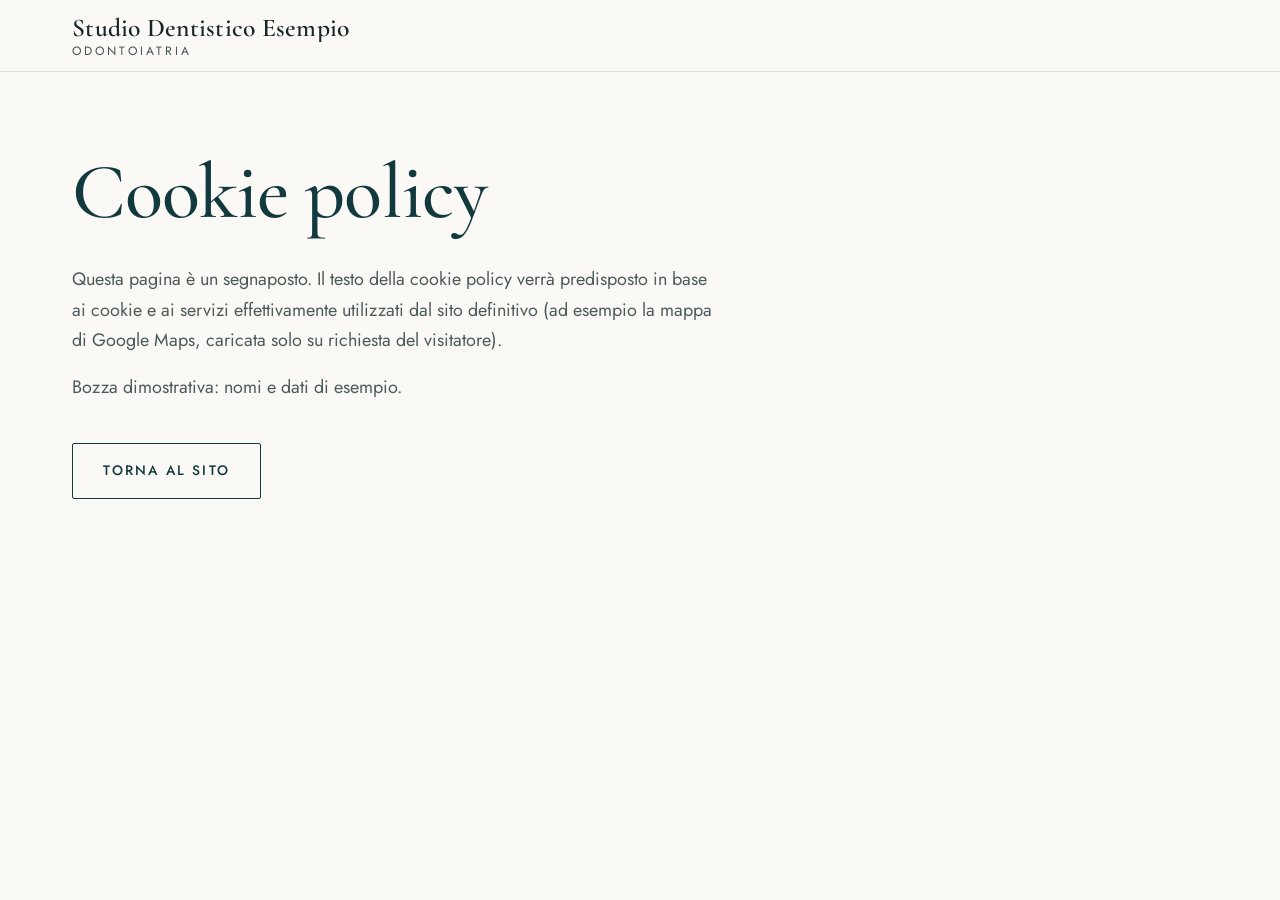
<file: cookie.html>
<!doctype html>
<html lang="it">
<head>
  <meta charset="utf-8">
  <meta name="viewport" content="width=device-width, initial-scale=1">
  <title>Cookie policy — Studio Dentistico Esempio</title>
  <meta name="robots" content="noindex, nofollow">
  <link rel="icon" href="img/favicon.svg" type="image/svg+xml">
  <link rel="preconnect" href="https://fonts.googleapis.com">
  <link rel="preconnect" href="https://fonts.gstatic.com" crossorigin>
  <link href="https://fonts.googleapis.com/css2?family=Cormorant+Garamond:wght@500;600&family=Jost:wght@400;500&display=swap" rel="stylesheet">
  <link rel="stylesheet" href="style.css">
</head>
<body style="padding-bottom:0">
  <header class="header is-solid">
    <div class="header__bar wrap">
      <a class="logo" href="index.html">
        <span class="logo__name" id="studio-name">Studio Dentistico</span>
        <span class="logo__sub">Odontoiatria</span>
      </a>
    </div>
  </header>
  <main class="legal-page wrap">
    <h1 class="display">Cookie policy</h1>
    <p>Questa pagina è un segnaposto. Il testo della cookie policy verrà predisposto in base ai cookie e ai servizi effettivamente utilizzati dal sito definitivo (ad esempio la mappa di Google Maps, caricata solo su richiesta del visitatore).</p>
    <p>Bozza dimostrativa: nomi e dati di esempio.</p>
    <a class="btn btn--line-dark" href="index.html">Torna al sito</a>
  </main>
  <script src="config.js"></script>
  <script>
    if (window.STUDIO) {
      document.getElementById('studio-name').textContent = STUDIO.studio.name;
      document.title = 'Cookie policy — ' + STUDIO.studio.name;
    }
  </script>
</body>
</html>
</file>
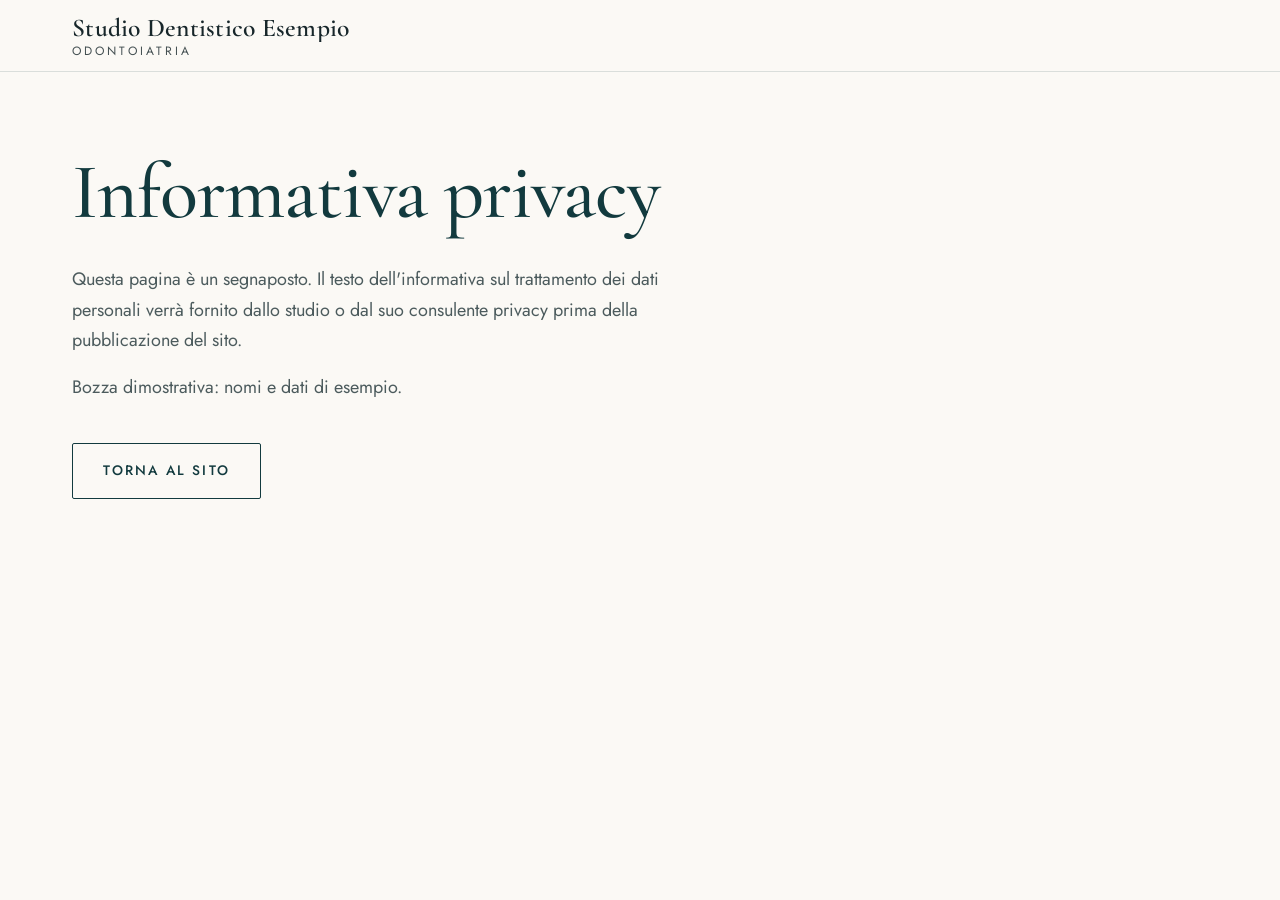
<file: privacy.html>
<!doctype html>
<html lang="it">
<head>
  <meta charset="utf-8">
  <meta name="viewport" content="width=device-width, initial-scale=1">
  <title>Informativa privacy — Studio Dentistico Esempio</title>
  <meta name="robots" content="noindex, nofollow">
  <link rel="icon" href="img/favicon.svg" type="image/svg+xml">
  <link rel="preconnect" href="https://fonts.googleapis.com">
  <link rel="preconnect" href="https://fonts.gstatic.com" crossorigin>
  <link href="https://fonts.googleapis.com/css2?family=Cormorant+Garamond:wght@500;600&family=Jost:wght@400;500&display=swap" rel="stylesheet">
  <link rel="stylesheet" href="style.css">
</head>
<body style="padding-bottom:0">
  <header class="header is-solid">
    <div class="header__bar wrap">
      <a class="logo" href="index.html">
        <span class="logo__name" id="studio-name">Studio Dentistico</span>
        <span class="logo__sub">Odontoiatria</span>
      </a>
    </div>
  </header>
  <main class="legal-page wrap">
    <h1 class="display">Informativa privacy</h1>
    <p>Questa pagina è un segnaposto. Il testo dell'informativa sul trattamento dei dati personali verrà fornito dallo studio o dal suo consulente privacy prima della pubblicazione del sito.</p>
    <p>Bozza dimostrativa: nomi e dati di esempio.</p>
    <a class="btn btn--line-dark" href="index.html">Torna al sito</a>
  </main>
  <script src="config.js"></script>
  <script>
    if (window.STUDIO) {
      document.getElementById('studio-name').textContent = STUDIO.studio.name;
      document.title = 'Informativa privacy — ' + STUDIO.studio.name;
    }
  </script>
</body>
</html>
</file>
<file: style.css>
/* =============================================================
   Studio dentistico — modello di sito
   Token → base → componenti → sezioni → animazioni
   ============================================================= */

:root {
  /* Palette */
  --paper: #FBF9F5;          /* bianco caldo */
  --paper-2: #F3EEE6;        /* sabbia chiarissima per le sezioni alternate */
  --sand: #E9DFCE;
  --petrol: #123A3E;         /* blu petrolio profondo, colore principale */
  --petrol-2: #0C2A2D;
  --sage: #7E9A8E;
  --gold: #B8975A;           /* dettagli: linee, numeri, pulsanti */
  --gold-text: #8A6A38;      /* oro leggibile per i testi piccoli */
  --gold-light: #D9C29A;     /* oro su fondo scuro */
  --ink: #17262A;
  --ink-soft: #4C5B5D;
  --line: rgba(18, 58, 62, .14);
  --line-strong: rgba(18, 58, 62, .28);
  --error: #9E3A2B;

  /* Tipografia */
  --serif: "Cormorant Garamond", "Cormorant", Garamond, "Times New Roman", serif;
  --sans: "Jost", "Futura", system-ui, -apple-system, "Segoe UI", sans-serif;
  --fs: 1.125rem;
  --fs-sm: 1rem;
  --fs-display: clamp(2.6rem, 1.55rem + 4.2vw, 5.25rem);

  /* Spazi */
  --gutter: 22px;
  --section: clamp(5.5rem, 3.5rem + 8vw, 11rem);
  --header-h: 76px;
  --ease: cubic-bezier(.25, .46, .45, .94);
  --ease-out: cubic-bezier(.16, 1, .3, 1);
  --reveal-shift: 28px;
  --reveal-zoom: 1.16;
}
@media (min-width: 768px) { :root { --gutter: 44px; --header-h: 88px; } }
@media (min-width: 1280px) { :root { --gutter: 72px; } }
@media (max-width: 767px) { :root { --reveal-shift: 16px; --reveal-zoom: 1.07; } }

@property --zoom { syntax: '<number>'; inherits: true; initial-value: 1; }

/* ---------- Base ---------- */
*, *::before, *::after { box-sizing: border-box; }
html { -webkit-text-size-adjust: 100%; scroll-behavior: smooth; scroll-padding-top: calc(var(--header-h) - 8px); }
body {
  margin: 0;
  font-family: var(--sans);
  font-size: var(--fs);
  font-weight: 400;
  line-height: 1.7;
  color: var(--ink);
  background: var(--paper);
  -webkit-font-smoothing: antialiased;
  text-rendering: optimizeLegibility;
  overflow-x: hidden;
  padding-bottom: calc(72px + env(safe-area-inset-bottom));
}
@media (min-width: 768px) { body { padding-bottom: 0; } }
[hidden] { display: none !important; }
img, svg { display: block; max-width: 100%; }
img { height: auto; }
h1, h2, h3, h4, p, ul, ol, dl, dd, figure { margin: 0; }
ul, ol { padding: 0; list-style: none; }
a { color: inherit; }
button, input, select, textarea { font: inherit; color: inherit; }
button { cursor: pointer; }
:focus-visible { outline: 2px solid var(--gold); outline-offset: 4px; }
.sr-only { position: absolute; width: 1px; height: 1px; overflow: hidden; clip: rect(0 0 0 0); white-space: nowrap; }
.wrap { width: 100%; max-width: 1360px; margin-inline: auto; padding-inline: var(--gutter); }
.section { padding-block: var(--section); }
.skip-link { position: absolute; left: 12px; top: -80px; z-index: 300; padding: .8rem 1.1rem; background: var(--petrol); color: #fff; text-decoration: none; }
.skip-link:focus { top: 12px; }
.i { width: 20px; height: 20px; flex: none; fill: none; stroke: currentColor; stroke-width: 1.5; stroke-linecap: round; stroke-linejoin: round; }
.muted { opacity: .75; }

/* ---------- Tipografia ---------- */
.display {
  font-family: var(--serif);
  font-size: var(--fs-display);
  font-weight: 500;
  line-height: 1.02;
  letter-spacing: -.012em;
  color: var(--petrol);
  text-wrap: balance;
}
.display--light { color: #fff; }
.smallcaps {
  font-family: var(--sans);
  font-size: .78rem;
  font-weight: 500;
  letter-spacing: .22em;
  text-transform: uppercase;
  color: var(--gold-text);
}
.label { display: flex; align-items: center; gap: .9rem; margin-bottom: 1.75rem; }
.label__n {
  font-family: var(--serif); font-style: italic; font-size: 1.15rem; letter-spacing: 0; text-transform: none;
  color: var(--gold);
  display: inline-flex; align-items: center; gap: .9rem;
}
.label__n::after { content: ""; width: 38px; height: 1px; background: currentColor; opacity: .7; }
.label--light { color: var(--gold-light); }
.label--light .label__n { color: var(--gold-light); }
.note { margin-top: 1.5rem; font-size: .9rem; color: var(--ink-soft); }
.link-line {
  display: inline-flex; gap: .6rem; align-items: center;
  font-weight: 500; letter-spacing: .04em; text-decoration: none; color: var(--petrol);
  padding-bottom: .3rem;
  background: linear-gradient(var(--gold), var(--gold)) 0 100% / 100% 1px no-repeat;
  transition: background-size .5s var(--ease-out);
}
.link-line:hover { background-size: 40% 1px; }

/* ---------- Pulsanti ---------- */
.btn {
  position: relative; isolation: isolate; overflow: hidden;
  display: inline-flex; align-items: center; justify-content: center; gap: .65rem;
  min-height: 56px; padding: .8rem 1.9rem;
  border: 1px solid transparent; border-radius: 2px;
  font-family: var(--sans); font-size: .86rem; font-weight: 500; letter-spacing: .16em; text-transform: uppercase;
  text-decoration: none; text-align: center; line-height: 1.2;
  transition: color .4s var(--ease), border-color .4s var(--ease), background-color .4s var(--ease);
}
.btn::before {
  content: ""; position: absolute; inset: 0; z-index: -1;
  transform: scaleX(0); transform-origin: right; transition: transform .6s var(--ease-out);
}
.btn:hover::before { transform: scaleX(1); transform-origin: left; }
.btn--sm { min-height: 46px; padding: .55rem 1.25rem; font-size: .76rem; }
.btn--block { width: 100%; }
.btn--gold { background: var(--gold); color: var(--petrol-2); }
.btn--gold::before { background: var(--gold-light); }
.btn--glass { color: #fff; border-color: rgba(255,255,255,.55); background: rgba(255,255,255,.06); -webkit-backdrop-filter: blur(6px); backdrop-filter: blur(6px); }
.btn--glass::before { background: rgba(255,255,255,.14); }
.btn--dark { background: var(--petrol); color: #fff; }
.btn--dark::before { background: var(--petrol-2); }
.btn--line { color: var(--petrol); border-color: var(--line-strong); }
.btn--line::before { background: var(--petrol); }
.btn--line:hover { color: #fff; }
.btn--line-dark { color: var(--petrol); border-color: var(--petrol); }
.btn--line-dark::before { background: var(--petrol); }
.btn--line-dark:hover { color: #fff; }

/* ---------- Header ---------- */
.header { position: fixed; inset: 0 0 auto; z-index: 100; color: #fff; transition: color .4s var(--ease); }
.header::before { /* fondo che compare durante lo scroll (non sull'header: vedi menu fixed) */
  content: ""; position: absolute; inset: 0; z-index: -1;
  background: rgba(251, 249, 245, .94);
  -webkit-backdrop-filter: blur(14px); backdrop-filter: blur(14px);
  border-bottom: 1px solid var(--line);
  opacity: 0; transition: opacity .4s var(--ease);
}
.header.is-solid { color: var(--ink); }
.header.is-solid::before { opacity: 1; }
.header__bar { height: var(--header-h); display: flex; align-items: center; justify-content: space-between; gap: 1rem; transition: height .4s var(--ease); }
.header.is-solid .header__bar { height: calc(var(--header-h) - 16px); }
.logo { display: grid; text-decoration: none; min-width: 0; line-height: 1.1; }
.logo__name { font-family: var(--serif); font-size: 1.4rem; font-weight: 600; letter-spacing: .01em; white-space: nowrap; overflow: hidden; text-overflow: ellipsis; }
.logo__sub { font-size: .75rem; letter-spacing: .26em; text-transform: uppercase; opacity: .8; margin-top: .2rem; }
.header__actions { display: flex; align-items: center; gap: 1.25rem; flex: none; }
.header__phone { display: none; font-size: .95rem; letter-spacing: .06em; text-decoration: none; }
.header__cta { display: none; }
.header:not(.is-solid) .header__cta { color: #fff; border-color: rgba(255,255,255,.55); }
.header:not(.is-solid) .header__cta::before { background: rgba(255,255,255,.16); }
@media (min-width: 768px) { .header__cta { display: inline-flex; } .logo__name { font-size: 1.6rem; } }
@media (min-width: 1100px) { .header__phone { display: inline; } }

.burger { width: 46px; height: 46px; border: 0; background: none; display: grid; place-content: center; gap: 6px; padding: 0; color: inherit; }
.burger span { display: block; width: 26px; height: 1.5px; background: currentColor; transition: transform .45s var(--ease-out), opacity .25s; }
.burger span:nth-child(2) { width: 18px; justify-self: end; }
.burger[aria-expanded="true"] span:nth-child(1) { transform: translateY(7.5px) rotate(45deg); }
.burger[aria-expanded="true"] span:nth-child(2) { opacity: 0; }
.burger[aria-expanded="true"] span:nth-child(3) { transform: translateY(-7.5px) rotate(-45deg); }
.header.menu-open { color: #fff; }
.header.menu-open::before { opacity: 0; }
.header.menu-open .header__cta { display: none; }

/* Menu a schermo intero */
.menu {
  position: fixed; inset: 0; z-index: 90;
  background: var(--petrol-2); color: #fff;
  overflow-y: auto; overscroll-behavior: contain;
  padding-top: calc(var(--header-h) + 1rem);
}
.menu__inner { display: grid; gap: 3rem; padding-bottom: 3rem; }
.menu__list li { overflow: hidden; }
.menu__list a {
  display: flex; align-items: baseline; gap: 1.1rem;
  padding: .45rem 0;
  font-family: var(--serif); font-size: clamp(2rem, 1.4rem + 2.6vw, 3.4rem); font-weight: 500; line-height: 1.1;
  text-decoration: none; color: #fff;
  transition: color .3s var(--ease), padding-left .5s var(--ease-out);
}
.menu__list a:hover { color: var(--gold-light); padding-left: .5rem; }
.menu__n { font-family: var(--sans); font-size: .75rem; letter-spacing: .2em; color: var(--gold-light); min-width: 1.6rem; }
.menu__aside { display: grid; align-content: start; gap: .35rem; color: rgba(255,255,255,.82); }
.menu__aside .smallcaps { color: var(--gold-light); margin-top: 1.25rem; }
.menu__aside .smallcaps:first-child { margin-top: 0; }
.menu__phone { font-family: var(--serif); font-size: 2rem; text-decoration: none; color: #fff; }
.menu__aside a { color: #fff; }
@media (min-width: 900px) {
  .menu__inner { grid-template-columns: 1.6fr 1fr; gap: 6rem; padding-top: 3vh; }
}

/* ---------- Hero ---------- */
.hero { position: relative; height: 100vh; height: 100svh; min-height: 620px; color: #fff; overflow: hidden; background: var(--petrol-2); }
.hero__media { position: absolute; inset: 0; }
.hero__media picture, .hero__media img { display: block; width: 100%; height: 100%; }
.hero__media img { object-fit: cover; object-position: 50% 40%; }
.hero.is-mirrored .hero__media img { transform: scaleX(-1); }
.hero__veil {
  position: absolute; inset: 0;
  background:
    linear-gradient(180deg, rgba(8, 28, 31, .55) 0%, rgba(8, 28, 31, 0) 22%),
    linear-gradient(0deg, rgba(8, 28, 31, .6) 0%, rgba(8, 28, 31, 0) 50%),
    linear-gradient(90deg, rgba(8, 28, 31, .8) 0%, rgba(8, 28, 31, .6) 30%, rgba(8, 28, 31, .15) 58%, rgba(8, 28, 31, 0) 75%);
}
.hero__fade { position: absolute; left: 0; right: 0; bottom: -1px; height: clamp(70px, 12vh, 130px); background: linear-gradient(180deg, rgba(251,249,245,0), var(--paper)); pointer-events: none; z-index: 1; }
.hero__content {
  position: relative; z-index: 2; height: 100%;
  display: flex; flex-direction: column; justify-content: flex-end;
  padding-bottom: clamp(9rem, 19vh, 12rem);
}
.hero__kicker { color: var(--gold-light); margin-bottom: 1.75rem; }
.hero__title {
  font-family: var(--serif); font-weight: 500;
  font-size: clamp(2.9rem, 1.5rem + 4vw, 5rem);
  line-height: 1; letter-spacing: -.015em;
  margin-bottom: 1.75rem;
  text-shadow: 0 2px 30px rgba(8, 28, 31, .25);
}
.hero__title .line { display: block; overflow: hidden; padding-bottom: .08em; margin-bottom: -.08em; }
.hero__title .line > span { display: inline-block; }
.hero__doctor { font-size: 1.125rem; font-weight: 300; letter-spacing: .03em; color: rgba(255,255,255,.92); margin-bottom: 2.25rem; }
.hero__actions { display: flex; flex-wrap: wrap; gap: .85rem; }
.hero__foot {
  position: absolute; left: 0; right: 0; bottom: clamp(4.5rem, 10vh, 6.5rem); z-index: 2;
  display: flex; justify-content: space-between; align-items: flex-end; gap: 1rem;
}
.hero__rating { display: inline-flex; flex-wrap: wrap; align-items: center; gap: .4rem .75rem; font-size: .95rem; text-decoration: none; color: #fff; }
.stars { color: var(--gold-light); letter-spacing: .12em; font-size: .95rem; }
.hero__scroll { display: none; align-items: center; gap: 1rem; font-size: .78rem; letter-spacing: .24em; text-transform: uppercase; text-decoration: none; color: #fff; }
.hero__scroll i { position: relative; width: 1px; height: 54px; background: rgba(255,255,255,.3); overflow: hidden; }
.hero__scroll i::after { content: ""; position: absolute; left: 0; top: 0; width: 1px; height: 45%; background: #fff; animation: scrollcue 2.4s var(--ease) infinite; }
@keyframes scrollcue { 0% { transform: translateY(-100%); } 100% { transform: translateY(230%); } }
@media (min-width: 768px) { .hero__scroll { display: inline-flex; } .hero__title .line { white-space: nowrap; } }
@media (max-width: 767px) {
  .hero__veil { background: linear-gradient(180deg, rgba(8,28,31,.5) 0%, rgba(8,28,31,.28) 28%, rgba(8,28,31,.72) 58%, rgba(8,28,31,.9) 100%); }
  .hero__media img { object-position: 30% 50%; }
  .hero__content { padding-bottom: 7.5rem; }
  .hero__foot { bottom: 3.75rem; }
  .hero__actions .btn { flex: 1 1 100%; }
  .hero__doctor { font-size: 1rem; margin-bottom: 1.75rem; }
  .hero__kicker { margin-bottom: 1.1rem; }
}

/* ---------- Intestazioni di sezione ---------- */
.section-head { margin-bottom: clamp(3rem, 6vw, 5.5rem); max-width: 54rem; }
.section-head__text { margin-top: 1.75rem; color: var(--ink-soft); max-width: 36rem; font-size: 1.1875rem; }
.section-head--split { max-width: none; display: grid; gap: 0; }
@media (min-width: 960px) {
  .section-head--split { grid-template-columns: 1.3fr 1fr; gap: 5rem; align-items: end; }
  .section-head--split .section-head__text { margin-top: 0; }
}

/* ---------- Approccio ---------- */
.approach__grid { display: grid; gap: 1.5rem; }
.approach__grid .label { margin-bottom: .25rem; }
.approach__title { font-size: clamp(2.3rem, 1.4rem + 3.4vw, 4.4rem); max-width: 16ch; }
.approach__text { color: var(--ink-soft); max-width: 34rem; font-size: 1.1875rem; }
.approach__img { position: relative; overflow: hidden; aspect-ratio: 4 / 5; margin-top: 1.5rem; background: var(--sand); }
.approach__img img { width: 100%; height: 115%; object-fit: cover; }
.approach__img--small { width: 58%; margin-top: -22%; margin-left: auto; aspect-ratio: 3 / 4; outline: 10px solid var(--paper); }
@media (min-width: 960px) {
  .approach__grid { grid-template-columns: repeat(12, minmax(0, 1fr)); column-gap: 1.5rem; row-gap: 0; align-items: start; }
  .approach__grid .label { grid-column: 1 / 7; grid-row: 1; margin-bottom: 1.75rem; }
  .approach__title { grid-column: 1 / 8; grid-row: 2; }
  .approach__text { grid-column: 2 / 7; grid-row: 3; margin-top: 2.5rem; }
  .approach__img { grid-column: 8 / 13; grid-row: 1 / 5; margin-top: 0; }
  .approach__img--small { grid-column: 5 / 9; grid-row: 4 / 6; width: auto; margin: 3rem 0 0; z-index: 2; outline-width: 14px; }
}

/* ---------- Il dottore ---------- */
.doctor { background: var(--paper-2); --curtain: var(--paper-2); }
.doctor__grid { display: grid; gap: 3.5rem; }
.doctor__media { position: relative; max-width: 560px; margin-right: 22px; }
.doctor__photo { position: relative; z-index: 1; overflow: hidden; aspect-ratio: 4 / 5; background: var(--sand); }
.doctor__photo img { width: 100%; height: 112%; object-fit: cover; object-position: 50% 15%; }
.doctor__frame { position: absolute; inset: 22px -22px -22px 22px; border: 1px solid var(--gold); z-index: 0; }
.doctor__photo-note { position: absolute; left: 14px; bottom: 12px; z-index: 4; font-size: .75rem; letter-spacing: .14em; text-transform: uppercase; color: #fff; background: rgba(12,42,45,.6); padding: .25rem .6rem; }
.doctor__name { margin-bottom: .75rem; }
.doctor__role { margin-bottom: 2rem; }
.doctor__intro { color: var(--ink-soft); max-width: 36rem; font-size: 1.1875rem; }
.doctor__intro p + p { margin-top: 1em; }
.cv { margin-top: 3rem; max-width: 40rem; }
.cv__title { font-family: var(--serif); font-size: 1.85rem; font-weight: 500; color: var(--petrol); margin-bottom: 1.25rem; }
.cv__list { border-top: 1px solid var(--line-strong); }
.cv__row { display: grid; grid-template-columns: 4.75rem 1fr; gap: 1rem; padding: 1.1rem 0; border-bottom: 1px solid var(--line); }
.cv__year { font-family: var(--serif); font-style: italic; font-size: 1.25rem; color: var(--gold-text); line-height: 1.4; }
.cv__what { display: grid; gap: .1rem; }
.cv__name { font-weight: 500; }
.cv__org { font-size: .95rem; color: var(--ink-soft); }
.cv__sub { margin: 2.25rem 0 .75rem; }
@media (min-width: 640px) { .cv__row { grid-template-columns: 6.5rem 1fr; gap: 1.5rem; } }
@media (min-width: 960px) {
  .doctor__grid { grid-template-columns: minmax(0, 5fr) minmax(0, 6fr); gap: clamp(4rem, 8vw, 8rem); align-items: start; }
  .doctor__media { position: sticky; top: calc(var(--header-h) + 2rem); }
}

/* ---------- Numeri ---------- */
.stats { background: var(--petrol); color: #fff; padding-block: clamp(4rem, 3rem + 4vw, 6.5rem); }
.stats__list { display: grid; grid-template-columns: 1fr 1fr; }
.stat { padding: 1.5rem 1rem 1.5rem 0; border-top: 1px solid rgba(255,255,255,.16); }
.stat__value { font-family: var(--serif); font-size: clamp(3.2rem, 2rem + 4vw, 5.6rem); font-weight: 500; line-height: 1; color: #fff; font-variant-numeric: lining-nums tabular-nums; }
.stat__suffix { color: var(--gold-light); }
.stat__label { margin-top: .9rem; font-size: .8rem; letter-spacing: .2em; text-transform: uppercase; color: var(--gold-light); }
.stats__note { margin-top: 1.5rem; font-size: .82rem; color: rgba(255,255,255,.65); }
@media (min-width: 900px) {
  .stats__list { grid-template-columns: repeat(4, 1fr); }
  .stat { border-top: 0; border-left: 1px solid rgba(255,255,255,.16); padding: .5rem 2rem; }
  .stat:first-child { border-left: 0; padding-left: 0; }
}

/* ---------- Trattamenti ----------
   Computer: elenco a sinistra + pannello unico a destra.
   Telefono: fisarmonica (il pannello unico è nascosto). */
.trx { display: grid; }
.trx__list { border-top: 1px solid var(--line-strong); }
.trx__item { border-bottom: 1px solid var(--line); }
.trx__btn {
  position: relative; width: 100%;
  display: grid; grid-template-columns: 2.4rem 1fr auto; align-items: center; gap: .75rem;
  min-height: 64px; padding: .9rem 0;
  border: 0; background: none; text-align: left;
  font-family: var(--serif); font-size: clamp(1.4rem, 1.2rem + .7vw, 1.75rem); font-weight: 500; line-height: 1.2; color: var(--petrol);
  transition: color .35s var(--ease), padding-left .45s var(--ease-out);
}
.trx__n { font-family: var(--serif); font-style: italic; font-size: 1.05rem; color: var(--gold-text); }
.trx__icon { width: 18px; height: 18px; position: relative; flex: none; }
.trx__icon::before, .trx__icon::after { content: ""; position: absolute; left: 50%; top: 50%; background: var(--gold); transition: transform .45s var(--ease-out), opacity .3s; }
.trx__icon::before { width: 100%; height: 1.5px; transform: translate(-50%, -50%); }
.trx__icon::after { width: 1.5px; height: 100%; transform: translate(-50%, -50%); }
.trx__btn[aria-expanded="true"] .trx__icon::after { transform: translate(-50%, -50%) rotate(90deg); opacity: 0; }
.trx__btn:focus-visible { outline: 2px solid var(--gold); outline-offset: 2px; }

/* Fisarmonica (telefono) */
.trx__acc { display: grid; grid-template-rows: 0fr; transition: grid-template-rows .55s var(--ease-out); }
.trx__acc > div { overflow: hidden; min-height: 0; }
.trx__item.is-open .trx__acc { grid-template-rows: 1fr; }
.trx__acc-inner { display: grid; grid-template-columns: 96px 1fr; gap: 1rem; align-items: start; padding: 0 0 1.4rem; opacity: 0; transform: translateY(-6px); transition: opacity .45s var(--ease), transform .55s var(--ease-out); }
.trx__item.is-open .trx__acc-inner { opacity: 1; transform: none; transition-delay: .08s; }
.trx__thumb { width: 96px; aspect-ratio: 1; object-fit: cover; background: var(--sand); }
.trx__acc p { font-size: 1rem; line-height: 1.6; color: var(--ink-soft); }
.trx__acc .link-line { grid-column: 1 / -1; justify-self: start; font-size: .95rem; }
.trx__panel { display: none; }

@media (min-width: 960px) {
  .trx { grid-template-columns: minmax(0, 5fr) minmax(0, 7fr); gap: clamp(3rem, 5vw, 5.5rem); align-items: stretch; }
  .trx__acc { display: none; }
  .trx__btn { min-height: 0; padding: .95rem 1rem .95rem 0; grid-template-columns: 2.6rem 1fr; }
  .trx__icon { display: none; }
  .trx__btn::before { /* barra dell'elemento attivo */
    content: ""; position: absolute; left: -1.25rem; top: 22%; bottom: 22%; width: 2px; background: var(--gold);
    transform: scaleY(0); transition: transform .45s var(--ease-out);
  }
  .trx__btn:hover { color: var(--gold-text); }
  .trx__btn[aria-current="true"] { padding-left: .6rem; color: var(--petrol); }
  .trx__btn[aria-current="true"]::before { transform: scaleY(1); }
  .trx__btn[aria-current="true"] .trx__n { color: var(--gold); }
  .trx__item:has([aria-current="true"]) { background: linear-gradient(90deg, var(--paper-2), rgba(243, 238, 230, 0)); }

  .trx__panel { display: grid; grid-template-rows: auto 1fr; background: var(--paper-2); min-height: 0; }
  .trx__media { position: relative; overflow: hidden; aspect-ratio: 16 / 9; max-height: 46vh; width: 100%; background: var(--sand); }
  .trx__img { position: absolute; inset: 0; width: 100%; height: 100%; object-fit: cover; opacity: 0; transform: scale(1.04); transition: opacity .7s var(--ease), transform 1.4s var(--ease-out); }
  .trx__img.is-on { opacity: 1; transform: none; }
  .trx__body { padding: 2rem 2.5rem 2.25rem; transition: opacity .3s var(--ease), transform .45s var(--ease-out); }
  .trx__body.is-out { opacity: 0; transform: translateY(8px); }
  .trx__body .trx__n { display: flex; align-items: center; gap: .9rem; margin-bottom: .6rem; }
  .trx__body .trx__n::after { content: ""; width: 38px; height: 1px; background: var(--gold); }
  .trx__title { font-family: var(--serif); font-size: clamp(2rem, 1.4rem + 1.4vw, 2.7rem); font-weight: 500; line-height: 1.05; color: var(--petrol); margin-bottom: .9rem; }
  .trx__text { color: var(--ink-soft); max-width: 38rem; }
  .trx__benefits { display: flex; flex-wrap: wrap; gap: .35rem 1.5rem; margin: 1.1rem 0 1.4rem; }
  .trx__benefits li { position: relative; padding-left: 1.4rem; font-size: .95rem; color: var(--ink); }
  .trx__benefits li::before { content: ""; position: absolute; left: 0; top: .8em; width: .85rem; height: 1px; background: var(--gold); }
}
@media (prefers-reduced-motion: reduce) {
  .trx__acc, .trx__acc-inner, .trx__img, .trx__body { transition: none !important; }
}

/* ---------- Lo studio ---------- */
.gallery { display: grid; grid-template-columns: repeat(2, minmax(0, 1fr)); gap: 12px; }
.g { position: relative; overflow: hidden; min-width: 0; background: var(--sand); }
.g button, .wide__btn { display: block; width: 100%; height: 100%; padding: 0; border: 0; background: none; cursor: zoom-in; }
.g img { width: 100%; height: 100%; object-fit: cover; }
.g1 { grid-column: 1 / -1; aspect-ratio: 3 / 2; }
.g2, .g5 { aspect-ratio: 3 / 4; }
.g3, .g4 { grid-column: 1 / -1; aspect-ratio: 16 / 10; }
@media (min-width: 960px) {
  .gallery { grid-template-columns: repeat(12, minmax(0, 1fr)); gap: 24px; align-items: start; }
  .g1 { grid-column: 1 / 8; aspect-ratio: 4 / 3; }
  .g2 { grid-column: 9 / 13; aspect-ratio: 3 / 4; margin-top: 7rem; }
  .g3 { grid-column: 2 / 6; aspect-ratio: 4 / 5; margin-top: -5rem; }
  .g4 { grid-column: 7 / 13; aspect-ratio: 3 / 2; margin-top: 3rem; }
  .g5 { grid-column: 6 / 9; aspect-ratio: 3 / 4; margin-top: -9rem; }
}
.g6, .gallery-dots { display: none; }

/* Telefono e tablet: carosello orizzontale con scorrimento a scatto */
@media (max-width: 959px) {
  .gallery {
    display: flex; gap: 12px;
    overflow-x: auto; overscroll-behavior-x: contain;
    scroll-snap-type: x mandatory; scroll-padding-inline: var(--gutter);
    margin-inline: calc(var(--gutter) * -1); padding-inline: var(--gutter);
    scrollbar-width: none; -webkit-overflow-scrolling: touch;
  }
  .gallery::-webkit-scrollbar { display: none; }
  .gallery .g { display: block; flex: 0 0 84%; aspect-ratio: 4 / 5; margin: 0; scroll-snap-align: start; }
  .gallery .g:last-child { margin-right: calc(16% - 12px); } /* l'ultima foto può allinearsi a sinistra */
  .gallery-dots { display: flex; justify-content: center; gap: 4px; margin-top: 1.1rem; }
  .gallery-dots button {
    width: 32px; height: 32px; padding: 0; border: 0; background: none;
    display: grid; place-items: center;
  }
  .gallery-dots button::before {
    content: ""; width: 7px; height: 7px; border-radius: 50%;
    background: var(--line-strong); transition: background-color .3s var(--ease), transform .3s var(--ease-out);
  }
  .gallery-dots button[aria-current="true"]::before { background: var(--gold); transform: scale(1.35); }
  .wide { display: none; } /* su telefono è l'ultima slide del carosello */
}

.wide { position: relative; margin-top: clamp(4rem, 8vw, 8rem); height: clamp(380px, 78vh, 820px); overflow: hidden; background: var(--sand); }
.wide img { width: 100%; height: 124%; object-fit: cover; margin-top: -6%; }
.wide__caption { position: absolute; left: 0; right: 0; bottom: 1.75rem; pointer-events: none; }
.wide__caption .smallcaps { color: #fff; background: rgba(12,42,45,.5); padding: .45rem .8rem; }

/* ---------- La prima visita ---------- */
.first { background: var(--paper-2); --curtain: var(--paper-2); }
.steps { display: grid; gap: 2.75rem; }
.step { border-top: 1px solid var(--line-strong); padding-top: 1.5rem; }
.step__n { display: block; font-family: var(--serif); font-style: italic; font-size: 2.6rem; line-height: 1; color: var(--gold); margin-bottom: 1.25rem; }
.step__title { font-family: var(--serif); font-size: 1.85rem; font-weight: 500; line-height: 1.15; color: var(--petrol); margin-bottom: .7rem; }
.step p { color: var(--ink-soft); }
@media (min-width: 700px) { .steps { grid-template-columns: 1fr 1fr; gap: 3rem 2.5rem; } }
@media (min-width: 1100px) { .steps { grid-template-columns: repeat(4, 1fr); } .step:nth-child(even) { margin-top: 4rem; } }

/* ---------- Recensioni ---------- */
.reviews__grid { display: grid; gap: 3.5rem; }
.reviews__big { font-family: var(--serif); font-size: clamp(6rem, 4rem + 8vw, 10.5rem); font-weight: 500; line-height: .9; color: var(--petrol); }
.stars--lg { font-size: 1.35rem; margin: 1rem 0 .75rem; color: var(--gold); }
.reviews__meta { color: var(--ink-soft); margin-bottom: 1.5rem; }
.review { padding: 2.25rem 0; border-top: 1px solid var(--line-strong); }
.review:last-child { border-bottom: 1px solid var(--line-strong); }
.review__text { position: relative; font-family: var(--serif); font-style: italic; font-size: clamp(1.45rem, 1.2rem + 1vw, 1.95rem); line-height: 1.35; color: var(--ink); padding-left: 2.6rem; }
.review__text::before { content: "\201C"; position: absolute; left: 0; top: -.15em; font-size: 3.6rem; line-height: 1; color: var(--gold); font-style: normal; }
.review__meta { display: flex; flex-wrap: wrap; gap: .5rem 1rem; align-items: center; margin-top: 1.1rem; padding-left: 2.6rem; }
.review__tag { font-size: .75rem; letter-spacing: .16em; text-transform: uppercase; color: var(--ink-soft); border: 1px solid var(--line-strong); padding: .15rem .5rem; }
@media (min-width: 960px) {
  .reviews__grid { grid-template-columns: minmax(0, 4fr) minmax(0, 7fr); gap: clamp(4rem, 8vw, 8rem); align-items: start; }
  .reviews__score { position: sticky; top: calc(var(--header-h) + 3rem); }
}

/* ---------- Urgenze ---------- */
.urgent { background: var(--sand); padding-block: clamp(3.5rem, 2.5rem + 4vw, 6rem); }
.urgent__inner { display: grid; gap: 2rem; align-items: center; }
.urgent__kicker { margin-bottom: 1rem; }
.urgent__title { font-family: var(--serif); font-size: clamp(2.1rem, 1.5rem + 2.4vw, 3.6rem); font-weight: 500; line-height: 1.05; color: var(--petrol); max-width: 18ch; }
.urgent__text { margin-top: 1rem; color: var(--ink-soft); max-width: 34rem; }
.urgent__phone {
  display: inline-flex; align-items: center; gap: .9rem; justify-self: start;
  padding: 1.2rem 2rem; background: var(--petrol); color: #fff; text-decoration: none;
  font-family: var(--serif); font-size: clamp(1.7rem, 1.4rem + 1vw, 2.3rem); line-height: 1; white-space: nowrap;
  transition: background-color .4s var(--ease);
}
.urgent__phone:hover { background: var(--petrol-2); }
.urgent__phone .i { width: 24px; height: 24px; color: var(--gold-light); }
@media (min-width: 960px) { .urgent__inner { grid-template-columns: 1fr auto; gap: 4rem; } }

/* ---------- FAQ ---------- */
.faq__grid { display: grid; gap: 3rem; }
.faq__img { margin-top: 3rem; overflow: hidden; aspect-ratio: 3 / 2; max-width: 440px; }
.faq__img img { width: 100%; height: 100%; object-fit: cover; }
.faq__list { border-top: 1px solid var(--line-strong); }
.qa { border-bottom: 1px solid var(--line-strong); }
.qa summary {
  list-style: none; cursor: pointer;
  display: flex; justify-content: space-between; align-items: center; gap: 1.5rem;
  padding: 1.6rem 0; min-height: 64px;
  font-family: var(--serif); font-size: clamp(1.35rem, 1.2rem + .6vw, 1.7rem); font-weight: 500; line-height: 1.25; color: var(--petrol);
}
.qa summary::-webkit-details-marker { display: none; }
.qa summary::after {
  content: ""; flex: none; width: 20px; height: 20px;
  background:
    linear-gradient(var(--gold), var(--gold)) center / 100% 1.5px no-repeat,
    linear-gradient(var(--gold), var(--gold)) center / 1.5px 100% no-repeat;
  transition: transform .5s var(--ease-out);
}
.qa[open] summary::after { transform: rotate(135deg); }
.qa__a { padding: 0 3rem 1.75rem 0; color: var(--ink-soft); }
.qa[open] .qa__a { animation: qaIn .6s var(--ease-out); }
@keyframes qaIn { from { opacity: 0; transform: translateY(-6px); } }
@media (max-width: 959px) { .faq__img { display: none; } .qa__a { padding-right: 0; } }
@media (min-width: 960px) { .faq__grid { grid-template-columns: minmax(0, 5fr) minmax(0, 7fr); gap: 7rem; } }

/* ---------- Prenota ---------- */
.book { background: var(--petrol); color: #fff; position: relative; overflow: hidden; }
.book::before { content: ""; position: absolute; width: 900px; aspect-ratio: 1; right: -380px; top: -420px; border: 1px solid rgba(217, 194, 154, .18); border-radius: 50%; pointer-events: none; }
.book__grid { position: relative; display: grid; gap: 3.5rem; }
.book__text { margin-top: 1.75rem; color: rgba(255,255,255,.85); max-width: 32rem; font-size: 1.1875rem; }
.book__phone { display: inline-block; margin-top: 2.5rem; font-family: var(--serif); font-size: clamp(2.4rem, 1.8rem + 2.4vw, 3.6rem); color: #fff; text-decoration: none; border-bottom: 1px solid var(--gold); line-height: 1.15; }
.book__card { background: var(--paper); color: var(--ink); padding: clamp(1.75rem, 4vw, 3.25rem); }
@media (min-width: 960px) {
  .book__grid { grid-template-columns: minmax(0, 5fr) minmax(0, 6fr); gap: clamp(4rem, 8vw, 8rem); align-items: start; }
  .book__intro { position: sticky; top: calc(var(--header-h) + 3rem); }
}

/* Modulo */
.field { display: grid; gap: .45rem; margin: 0 0 1.4rem; min-width: 0; }
.field label, .field legend { font-size: .8rem; font-weight: 500; letter-spacing: .16em; text-transform: uppercase; color: var(--petrol); }
.optional { text-transform: none; letter-spacing: 0; font-weight: 400; color: var(--ink-soft); font-size: .85rem; margin-left: .25rem; }
.field input:not([type="checkbox"]):not([type="radio"]), .field select, .field textarea {
  width: 100%; min-height: 54px; padding: .75rem 0;
  border: 0; border-bottom: 1px solid var(--line-strong); border-radius: 0;
  background: transparent; font-size: 1.125rem;
  transition: border-color .3s var(--ease), box-shadow .3s var(--ease);
}
.field select {
  appearance: none; -webkit-appearance: none; cursor: pointer;
  background: url("data:image/svg+xml,%3Csvg xmlns='http://www.w3.org/2000/svg' viewBox='0 0 24 24' fill='none' stroke='%23B8975A' stroke-width='1.6' stroke-linecap='round'%3E%3Cpath d='M6 9l6 6 6-6'/%3E%3C/svg%3E") right .25rem center / 18px no-repeat;
  padding-right: 2rem;
}
.field textarea { min-height: 96px; resize: vertical; }
.field input:focus, .field select:focus, .field textarea:focus { outline: none; border-bottom-color: var(--gold); box-shadow: 0 1px 0 0 var(--gold); }
.field [aria-invalid="true"] { border-bottom-color: var(--error) !important; }
.field__err { color: var(--error); font-size: .95rem; }
.field__hint { color: var(--ink-soft); font-size: .92rem; line-height: 1.5; }
.field-row { display: grid; gap: 0 1.5rem; }
@media (min-width: 640px) { .field-row { grid-template-columns: 1fr 1fr; } }
.field--choice { border: 0; padding: 0; }
.field--choice legend { padding: 0; margin-bottom: .6rem; }
.choices { display: flex; flex-wrap: wrap; gap: .5rem; }
.choice { position: relative; }
.choice input { position: absolute; opacity: 0; inset: 0; margin: 0; cursor: pointer; }
.choice span { display: inline-flex; align-items: center; min-height: 46px; padding: .4rem 1rem; border: 1px solid var(--line-strong); font-size: .98rem; transition: background-color .3s, border-color .3s, color .3s; }
.choice input:checked + span { background: var(--petrol); border-color: var(--petrol); color: #fff; }
.choice input:focus-visible + span { outline: 2px solid var(--gold); outline-offset: 3px; }
.field--check { grid-template-columns: auto 1fr; align-items: start; gap: .3rem .9rem; margin: .5rem 0 1.75rem; }
.field--check input { width: 24px; height: 24px; margin: .15rem 0 0; accent-color: var(--petrol); cursor: pointer; }
.field--check label { font-size: .98rem; font-weight: 400; letter-spacing: 0; text-transform: none; line-height: 1.55; color: var(--ink-soft); cursor: pointer; }
.field--check label a { color: var(--petrol); }
.field--check .field__err { grid-column: 2; }
.summary:focus { outline: none; }
.summary .label { margin-bottom: .75rem; }
.summary__title { font-family: var(--serif); font-size: 2.2rem; font-weight: 500; color: var(--petrol); }
.summary__list { margin: 1.5rem 0; border-top: 1px solid var(--line); }
.summary__list div { display: grid; grid-template-columns: 9.5rem 1fr; gap: 1rem; padding: .8rem 0; border-bottom: 1px solid var(--line); }
.summary__list dt { color: var(--ink-soft); }
.summary__list dd { font-weight: 500; overflow-wrap: anywhere; }
.summary__note { padding: 1rem 1.2rem; margin-bottom: 1.75rem; background: var(--paper-2); border-left: 2px solid var(--gold); }
@media (max-width: 479px) { .summary__list div { grid-template-columns: 1fr; gap: .1rem; } }

/* ---------- Contatti e dove trovarci ---------- */
.contacts__grid { display: grid; gap: 3.5rem; }
.contacts__phone { display: inline-block; margin-top: 2.25rem; font-family: var(--serif); font-size: clamp(2.6rem, 1.8rem + 3vw, 4.4rem); line-height: 1; color: var(--petrol); text-decoration: none; }
.contacts__btns { display: flex; flex-wrap: wrap; gap: .75rem; margin-top: 1.75rem; }
.btn--call { overflow: visible; }
.btn--call__ring { position: absolute; inset: -1px; border: 1px solid var(--gold); pointer-events: none; opacity: 0; }
.contacts__lines { margin-top: 3rem; border-top: 1px solid var(--line-strong); }
.contacts__lines > div { display: grid; gap: .3rem; padding: 1.1rem 0; border-bottom: 1px solid var(--line); }
.contacts__lines a { color: var(--petrol); }
@media (min-width: 640px) { .contacts__lines > div { grid-template-columns: 9rem 1fr; gap: 1.5rem; align-items: baseline; } }
.hours { margin-top: 2.75rem; }
.hours__head { display: flex; justify-content: space-between; align-items: center; gap: 1rem; padding-bottom: .9rem; border-bottom: 1px solid var(--line-strong); }
.status { display: inline-flex; align-items: center; gap: .5rem; font-size: .8rem; letter-spacing: .14em; text-transform: uppercase; color: var(--ink-soft); }
.status::before { content: ""; width: 8px; height: 8px; border-radius: 50%; background: #A3AAA6; }
.status.is-open { color: var(--petrol); }
.status.is-open::before { background: #4E9A78; box-shadow: 0 0 0 4px rgba(78, 154, 120, .18); }
.hours__table { width: 100%; border-collapse: collapse; }
.hours__table th, .hours__table td { padding: .75rem 0; border-bottom: 1px solid var(--line); text-align: left; font-weight: 400; vertical-align: top; }
.hours__table td { text-align: right; font-variant-numeric: tabular-nums; }
.hours__table .slot { display: block; white-space: nowrap; }
.hours__table .closed { color: var(--ink-soft); }
.hours__table tr.is-today th, .hours__table tr.is-today td { color: var(--petrol); font-weight: 500; }
.hours__table tr.is-today th::after { content: "Oggi"; margin-left: .7rem; font-size: .75rem; letter-spacing: .14em; text-transform: uppercase; color: var(--petrol-2); background: var(--gold-light); padding: .15rem .45rem; vertical-align: 2px; }
.hours__next { margin-top: 1rem; font-size: .95rem; color: var(--ink-soft); }
.contacts__map { display: grid; gap: 1rem; align-content: start; }
.map { position: relative; height: 420px; background: var(--paper-2); border: 1px solid var(--line); overflow: hidden; }
.map iframe { position: absolute; inset: 0; width: 100%; height: 100%; border: 0; filter: grayscale(.2); }
@media (min-width: 960px) {
  .contacts__grid { grid-template-columns: minmax(0, 5fr) minmax(0, 6fr); gap: clamp(4rem, 7vw, 7rem); align-items: start; }
  .contacts__map { position: sticky; top: calc(var(--header-h) + 2rem); }
  .map { height: min(76vh, 760px); }
}

/* ---------- Footer ---------- */
.footer { background: var(--petrol-2); color: rgba(255,255,255,.8); padding: clamp(4rem, 7vw, 6.5rem) 0 2.5rem; font-size: .98rem; }
.footer a { color: #fff; text-decoration: none; }
.footer a:hover { color: var(--gold-light); }
.footer__top { display: grid; gap: 2.5rem; padding-bottom: 3rem; border-bottom: 1px solid rgba(255,255,255,.14); }
.footer__name { font-family: var(--serif); font-size: 2rem; color: #fff; line-height: 1.1; }
.footer__sub { color: var(--gold-light); margin-top: .5rem; }
.footer__col p + p { margin-top: .5rem; }
.footer__legal { display: grid; gap: .85rem; align-content: start; }
.footer__legal dt { font-size: .78rem; letter-spacing: .16em; text-transform: uppercase; color: var(--gold-light); }
.footer__legal dd { color: #fff; }
.footer__bottom { padding-top: 2rem; display: grid; gap: .8rem; }
.footer__links { display: flex; gap: 2rem; }
.footer__credit { color: #fff; }
.footer__photos { font-size: .85rem; color: rgba(255,255,255,.62); }
@media (min-width: 900px) { .footer__top { grid-template-columns: 1.2fr 1fr 1.3fr; gap: 4rem; } }

/* ---------- Barra rapida (telefono) ---------- */
.quickbar {
  position: fixed; left: 0; right: 0; bottom: 0; z-index: 80;
  display: grid; grid-template-columns: 1fr 1fr; gap: 8px;
  padding: 8px 10px calc(8px + env(safe-area-inset-bottom));
  background: rgba(251, 249, 245, .96);
  -webkit-backdrop-filter: blur(12px); backdrop-filter: blur(12px);
  border-top: 1px solid var(--line);
  transform: translateY(110%); transition: transform .5s var(--ease-out);
}
.quickbar.is-visible { transform: none; }
.quickbar__btn { display: inline-flex; align-items: center; justify-content: center; gap: .5rem; min-height: 54px; text-decoration: none; font-size: .85rem; font-weight: 500; letter-spacing: .14em; text-transform: uppercase; border: 1px solid var(--petrol); color: var(--petrol); }
.quickbar__btn--primary { background: var(--petrol); color: #fff; }
@media (min-width: 768px) { .quickbar { display: none; } }

/* ---------- Lightbox ---------- */
.lightbox { width: 100vw; height: 100dvh; max-width: none; max-height: none; margin: 0; padding: 0; border: 0; background: rgba(9, 26, 28, .96); color: #fff; }
.lightbox[open] { display: grid; place-items: center; }
.lightbox::backdrop { background: rgba(9, 26, 28, .6); }
.lightbox__figure { display: grid; justify-items: center; gap: 1rem; padding: 72px 16px 92px; max-width: 100%; }
.lightbox__figure img { max-width: min(1300px, 100%); max-height: calc(100dvh - 190px); width: auto; object-fit: contain; }
.lightbox__figure figcaption { font-size: .95rem; color: rgba(255,255,255,.8); text-align: center; }
.lightbox__btn { position: absolute; width: 52px; height: 52px; border: 1px solid rgba(255,255,255,.35); background: transparent; color: #fff; display: grid; place-items: center; transition: background-color .3s; }
.lightbox__btn:hover { background: rgba(255,255,255,.12); }
.lightbox__btn svg { width: 22px; height: 22px; fill: none; stroke: currentColor; stroke-width: 1.4; stroke-linecap: round; stroke-linejoin: round; }
.lightbox__close { top: 16px; right: 16px; }
.lightbox__prev { left: 16px; bottom: 20px; }
.lightbox__next { right: 16px; bottom: 20px; }
@media (min-width: 768px) { .lightbox__prev, .lightbox__next { top: 50%; bottom: auto; transform: translateY(-50%); } .lightbox__prev { left: 28px; } .lightbox__next { right: 28px; } }
.lightbox.is-anim .lightbox__figure img { animation: lbIn .6s var(--ease-out); }
@keyframes lbIn { from { opacity: 0; transform: scale(.98); } }

/* ---------- Pagine segnaposto (privacy, cookie) ---------- */
.legal-page { padding-top: calc(var(--header-h) + 4rem); padding-bottom: var(--section); }
.legal-page .display { margin-bottom: 2rem; }
.legal-page p { max-width: 40rem; color: var(--ink-soft); }
.legal-page p + p { margin-top: 1rem; }
.legal-page .btn { margin-top: 2.5rem; }

/* =============================================================
   ANIMAZIONI
   Attive solo con JavaScript e senza "riduzione del movimento".
   ============================================================= */

/* Ogni contenitore con effetto "tenda" deve essere posizionato e ritagliato */
.reveal-img { position: relative; overflow: hidden; }

/* Trasformazione unica per zoom di comparsa + parallax */
.reveal-img img, [data-parallax] { transform: translate3d(0, var(--py, 0px), 0) scale(var(--zoom, 1)); }
.hero.is-mirrored .hero__media img { transform: scaleX(-1); }

@media (prefers-reduced-motion: no-preference) {
  /* Hero: la foto entra con un leggero zoom-out, il testo riga per riga */
  .js .hero__media { animation: heroZoom 3s var(--ease-out) both; }
  .js .hero__title .line > span { transform: translateY(108%); animation: lineUp 1.3s var(--ease-out) forwards; animation-delay: calc(.5s + var(--i, 0) * .17s); }
  .js .hero__kicker, .js .hero__doctor, .js .hero__actions, .js .hero__foot { opacity: 0; animation: fadeUp 1.2s var(--ease-out) forwards; }
  .js .hero__kicker { animation-delay: .3s; }
  .js .hero__doctor { animation-delay: 1s; }
  .js .hero__actions { animation-delay: 1.15s; }
  .js .hero__foot { animation-delay: 1.5s; }

  /* Testi: dissolvenza e salita in sequenza */
  .js .rv { opacity: 0; transform: translate3d(0, var(--reveal-shift), 0); transition: opacity 1.1s var(--ease), transform 1.3s var(--ease-out); transition-delay: var(--d, 0s); }
  .js .rv.is-in { opacity: 1; transform: none; }

  /* Immagini: "tenda" che si apre + leggero zoom.
     La tenda è un pannello sovrapposto (::after) che si ritira: l'elemento
     resta sempre visibile per il browser, quindi cliccabile e osservabile. */
  .js .reveal-img::after {
    content: ""; position: absolute; inset: 0; z-index: 3; pointer-events: none;
    background: var(--curtain, var(--paper));
    transform-origin: top; transform: scaleY(1);
    transition: transform 1.6s cubic-bezier(.77, 0, .18, 1); transition-delay: var(--d, 0s);
  }
  .js .reveal-img[data-reveal="right"]::after { transform-origin: right; transform: scaleX(1); }
  .js .reveal-img[data-reveal="left"]::after  { transform-origin: left; transform: scaleX(1); }
  .js .reveal-img.is-in::after { transform: scaleY(0); }
  .js .reveal-img.is-in[data-reveal="right"]::after, .js .reveal-img.is-in[data-reveal="left"]::after { transform: scaleX(0); }
  .js .reveal-img img { --zoom: var(--reveal-zoom); transition: --zoom 2.2s var(--ease-out); transition-delay: var(--d, 0s); }
  .js .reveal-img.is-in img { --zoom: 1; }

  /* Menu: voci che salgono in sequenza */
  .menu.is-visible { animation: fadeIn .5s var(--ease-out); }
  .menu.is-visible .menu__list a { animation: menuLink .9s var(--ease-out) both; animation-delay: calc(.06s * var(--i, 0) + .1s); }

  /* Pulsante "Chiama ora": onda leggera */
  .btn--call__ring { animation: ring 3s var(--ease) infinite; }

  /* Foto della galleria: zoom lieve al passaggio */
  .g button img { transition: --zoom 1.4s var(--ease-out); }
  .g.is-in button:hover img { --zoom: 1.04; }
}

@keyframes heroZoom { from { transform: scale(1.14); } to { transform: scale(1); } }
@keyframes lineUp { to { transform: translateY(0); } }
@keyframes fadeUp { from { opacity: 0; transform: translateY(18px); } to { opacity: 1; transform: none; } }
@keyframes fadeIn { from { opacity: 0; } }
@keyframes menuLink { from { transform: translateY(100%); } }
@keyframes ring { 0% { opacity: .9; transform: scale(1); } 70%, 100% { opacity: 0; transform: scale(1.1, 1.35); } }

@media (prefers-reduced-motion: reduce) {
  html { scroll-behavior: auto; }
  *, *::before, *::after { animation: none !important; transition-duration: .001ms !important; }
}
</file>
